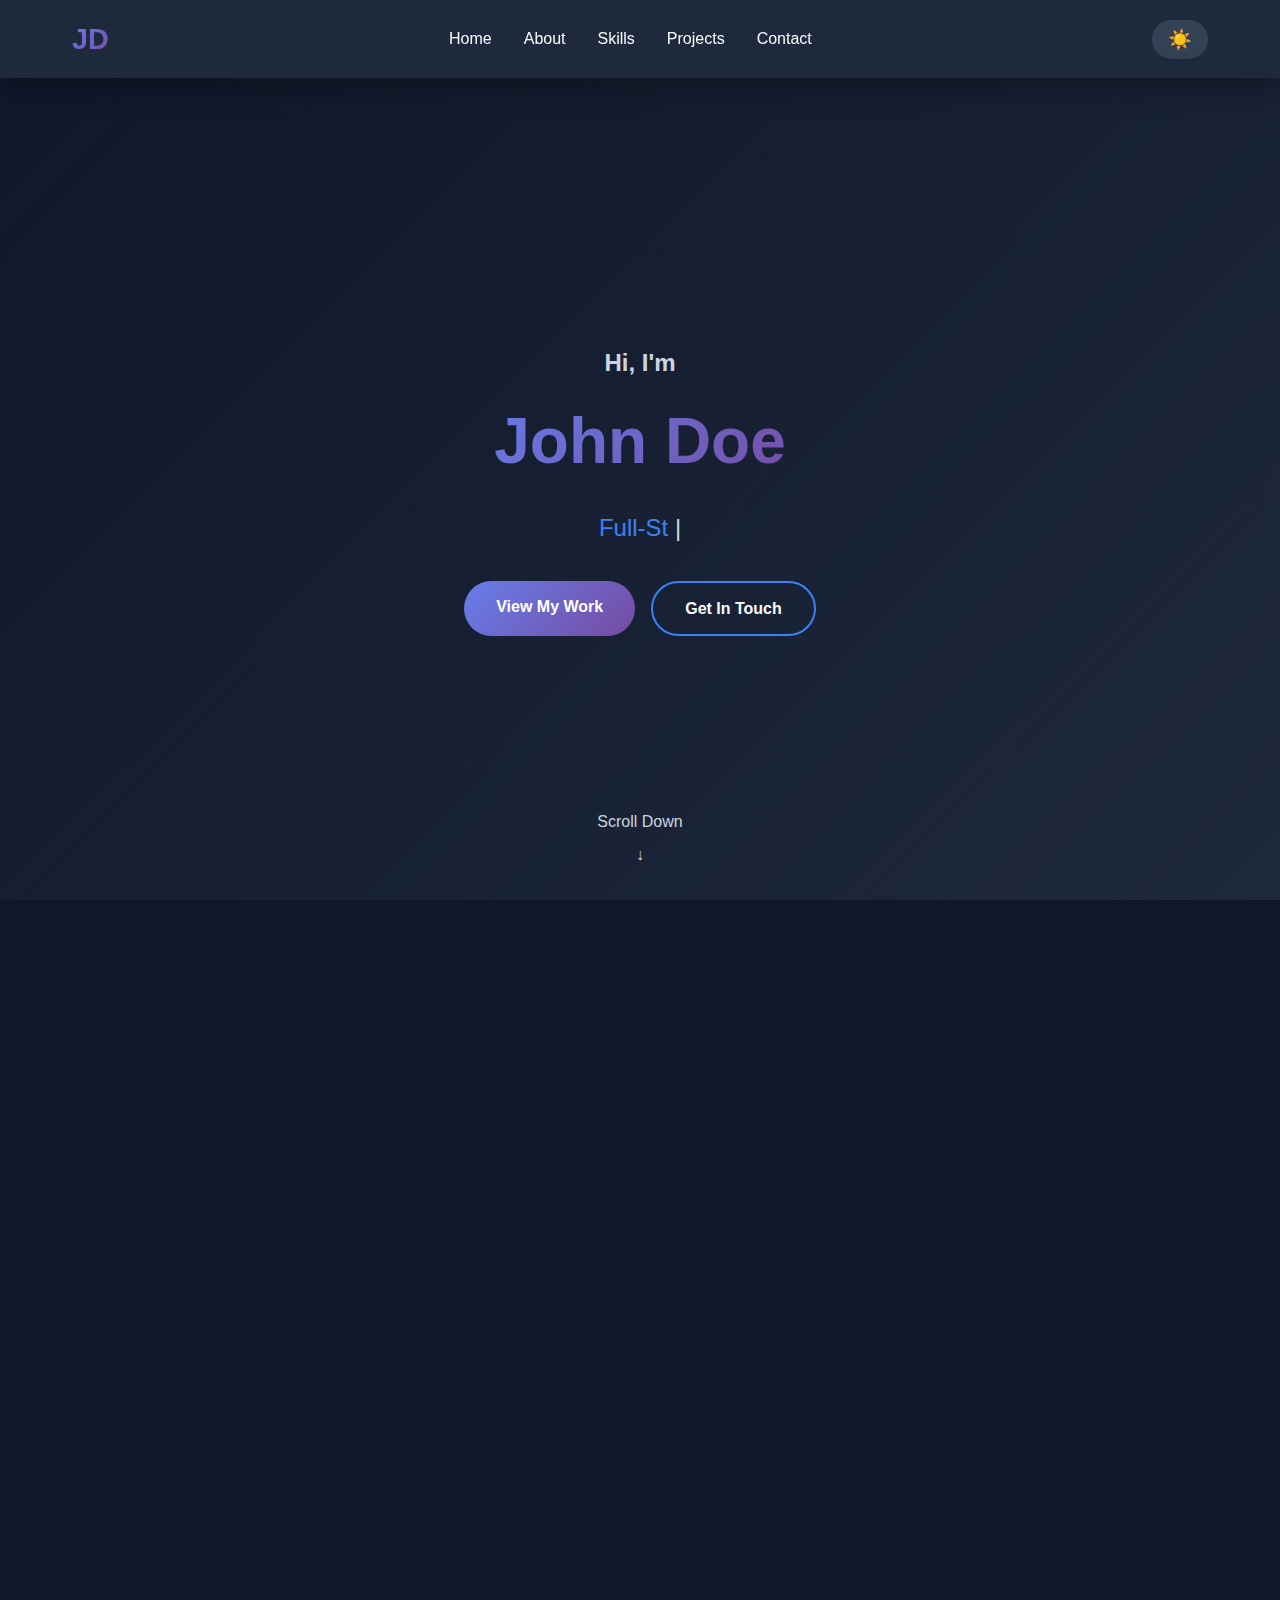
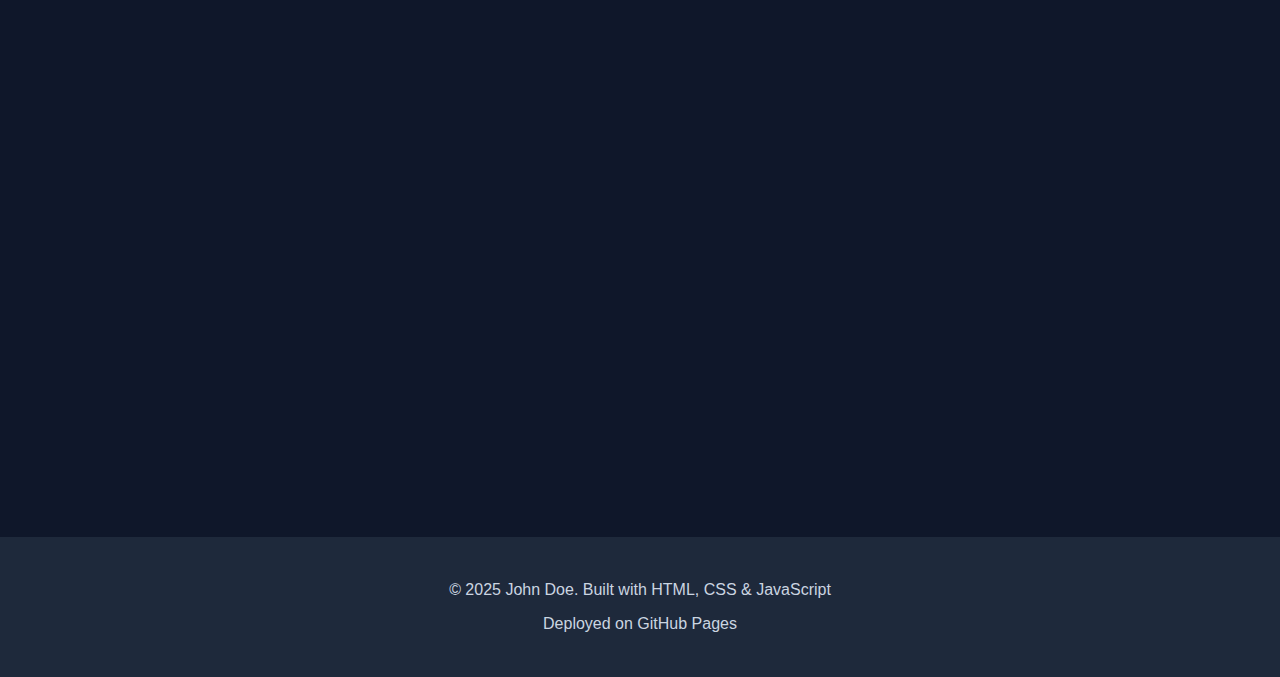
<file: site1-portfolio/index.html>
<!DOCTYPE html>
<html lang="en">
<head>
    <meta charset="UTF-8">
    <meta name="viewport" content="width=device-width, initial-scale=1.0">
    <title>John Doe - Portfolio</title>
    <link rel="stylesheet" href="styles.css">
</head>
<body>
    <nav class="navbar">
        <div class="nav-container">
            <h1 class="logo">JD</h1>
            <ul class="nav-menu">
                <li><a href="#home">Home</a></li>
                <li><a href="#about">About</a></li>
                <li><a href="#skills">Skills</a></li>
                <li><a href="#projects">Projects</a></li>
                <li><a href="#contact">Contact</a></li>
            </ul>
            <button class="theme-toggle" id="themeToggle">
                <span class="sun">☀️</span>
                <span class="moon">🌙</span>
            </button>
        </div>
    </nav>

    <section id="home" class="hero">
        <div class="hero-content">
            <h2 class="greeting">Hi, I'm</h2>
            <h1 class="name">John Doe</h1>
            <p class="tagline">
                <span class="typing-text"></span>
                <span class="cursor">|</span>
            </p>
            <div class="cta-buttons">
                <a href="#projects" class="btn btn-primary">View My Work</a>
                <a href="#contact" class="btn btn-secondary">Get In Touch</a>
            </div>
        </div>
        <div class="scroll-indicator">
            <span>Scroll Down</span>
            <div class="arrow">↓</div>
        </div>
    </section>

    <section id="about" class="about">
        <div class="container">
            <h2 class="section-title">About Me</h2>
            <div class="about-content">
                <div class="about-image">
                    <div class="image-placeholder">
                        <span>👨‍💻</span>
                    </div>
                </div>
                <div class="about-text">
                    <p>I'm a passionate web developer with a love for creating beautiful, functional, and user-friendly websites. With expertise in front-end technologies, I transform ideas into digital experiences.</p>
                    <p>When I'm not coding, you can find me exploring new technologies, contributing to open-source projects, or enjoying a good cup of coffee.</p>
                    <div class="stats">
                        <div class="stat">
                            <h3>3+</h3>
                            <p>Years Experience</p>
                        </div>
                        <div class="stat">
                            <h3>50+</h3>
                            <p>Projects Completed</p>
                        </div>
                        <div class="stat">
                            <h3>30+</h3>
                            <p>Happy Clients</p>
                        </div>
                    </div>
                </div>
            </div>
        </div>
    </section>

    <section id="skills" class="skills">
        <div class="container">
            <h2 class="section-title">Skills & Technologies</h2>
            <div class="skills-grid">
                <div class="skill-card">
                    <div class="skill-icon">🌐</div>
                    <h3>HTML & CSS</h3>
                    <div class="skill-bar">
                        <div class="skill-progress" data-progress="90"></div>
                    </div>
                    <span class="skill-percentage">90%</span>
                </div>
                <div class="skill-card">
                    <div class="skill-icon">⚡</div>
                    <h3>JavaScript</h3>
                    <div class="skill-bar">
                        <div class="skill-progress" data-progress="85"></div>
                    </div>
                    <span class="skill-percentage">85%</span>
                </div>
                <div class="skill-card">
                    <div class="skill-icon">⚛️</div>
                    <h3>React</h3>
                    <div class="skill-bar">
                        <div class="skill-progress" data-progress="80"></div>
                    </div>
                    <span class="skill-percentage">80%</span>
                </div>
                <div class="skill-card">
                    <div class="skill-icon">🎨</div>
                    <h3>UI/UX Design</h3>
                    <div class="skill-bar">
                        <div class="skill-progress" data-progress="75"></div>
                    </div>
                    <span class="skill-percentage">75%</span>
                </div>
                <div class="skill-card">
                    <div class="skill-icon">🔧</div>
                    <h3>Git & GitHub</h3>
                    <div class="skill-bar">
                        <div class="skill-progress" data-progress="88"></div>
                    </div>
                    <span class="skill-percentage">88%</span>
                </div>
                <div class="skill-card">
                    <div class="skill-icon">📱</div>
                    <h3>Responsive Design</h3>
                    <div class="skill-bar">
                        <div class="skill-progress" data-progress="92"></div>
                    </div>
                    <span class="skill-percentage">92%</span>
                </div>
            </div>
        </div>
    </section>

    <section id="projects" class="projects">
        <div class="container">
            <h2 class="section-title">Featured Projects</h2>
            <div class="projects-grid">
                <div class="project-card">
                    <div class="project-image">
                        <div class="image-placeholder">🌦️</div>
                    </div>
                    <div class="project-info">
                        <h3>Weather Dashboard</h3>
                        <p>Interactive weather app with real-time data and beautiful animations</p>
                        <div class="project-tags">
                            <span>JavaScript</span>
                            <span>API</span>
                            <span>CSS3</span>
                        </div>
                        <div class="project-links">
                            <a href="#" class="project-link">Live Demo →</a>
                            <a href="#" class="project-link">GitHub →</a>
                        </div>
                    </div>
                </div>
                <div class="project-card">
                    <div class="project-image">
                        <div class="image-placeholder">🍽️</div>
                    </div>
                    <div class="project-info">
                        <h3>Recipe Collection</h3>
                        <p>Curated collection of vegan recipes with stunning visuals</p>
                        <div class="project-tags">
                            <span>HTML5</span>
                            <span>Flexbox</span>
                            <span>Animation</span>
                        </div>
                        <div class="project-links">
                            <a href="#" class="project-link">Live Demo →</a>
                            <a href="#" class="project-link">GitHub →</a>
                        </div>
                    </div>
                </div>
                <div class="project-card">
                    <div class="project-image">
                        <div class="image-placeholder">🎮</div>
                    </div>
                    <div class="project-info">
                        <h3>Click Game</h3>
                        <p>Fun mini-game with timer, score tracking, and sound effects</p>
                        <div class="project-tags">
                            <span>JavaScript</span>
                            <span>Web Audio</span>
                            <span>LocalStorage</span>
                        </div>
                        <div class="project-links">
                            <a href="#" class="project-link">Live Demo →</a>
                            <a href="#" class="project-link">GitHub →</a>
                        </div>
                    </div>
                </div>
            </div>
        </div>
    </section>

    <section id="contact" class="contact">
        <div class="container">
            <h2 class="section-title">Get In Touch</h2>
            <p class="contact-subtitle">Have a project in mind? Let's work together!</p>
            <form class="contact-form" id="contactForm">
                <div class="form-row">
                    <div class="form-group">
                        <input type="text" id="name" placeholder="Your Name" required>
                    </div>
                    <div class="form-group">
                        <input type="email" id="email" placeholder="Your Email" required>
                    </div>
                </div>
                <div class="form-group">
                    <input type="text" id="subject" placeholder="Subject" required>
                </div>
                <div class="form-group">
                    <textarea id="message" rows="6" placeholder="Your Message" required></textarea>
                </div>
                <button type="submit" class="btn btn-primary">Send Message</button>
            </form>
            <div class="social-links">
                <a href="#" class="social-link">GitHub</a>
                <a href="#" class="social-link">LinkedIn</a>
                <a href="#" class="social-link">Twitter</a>
                <a href="#" class="social-link">Email</a>
            </div>
        </div>
    </section>

    <footer class="footer">
        <p>&copy; 2025 John Doe. Built with HTML, CSS & JavaScript</p>
        <p>Deployed on GitHub Pages</p>
    </footer>

    <script src="script.js"></script>
</body>
</html>
</file>
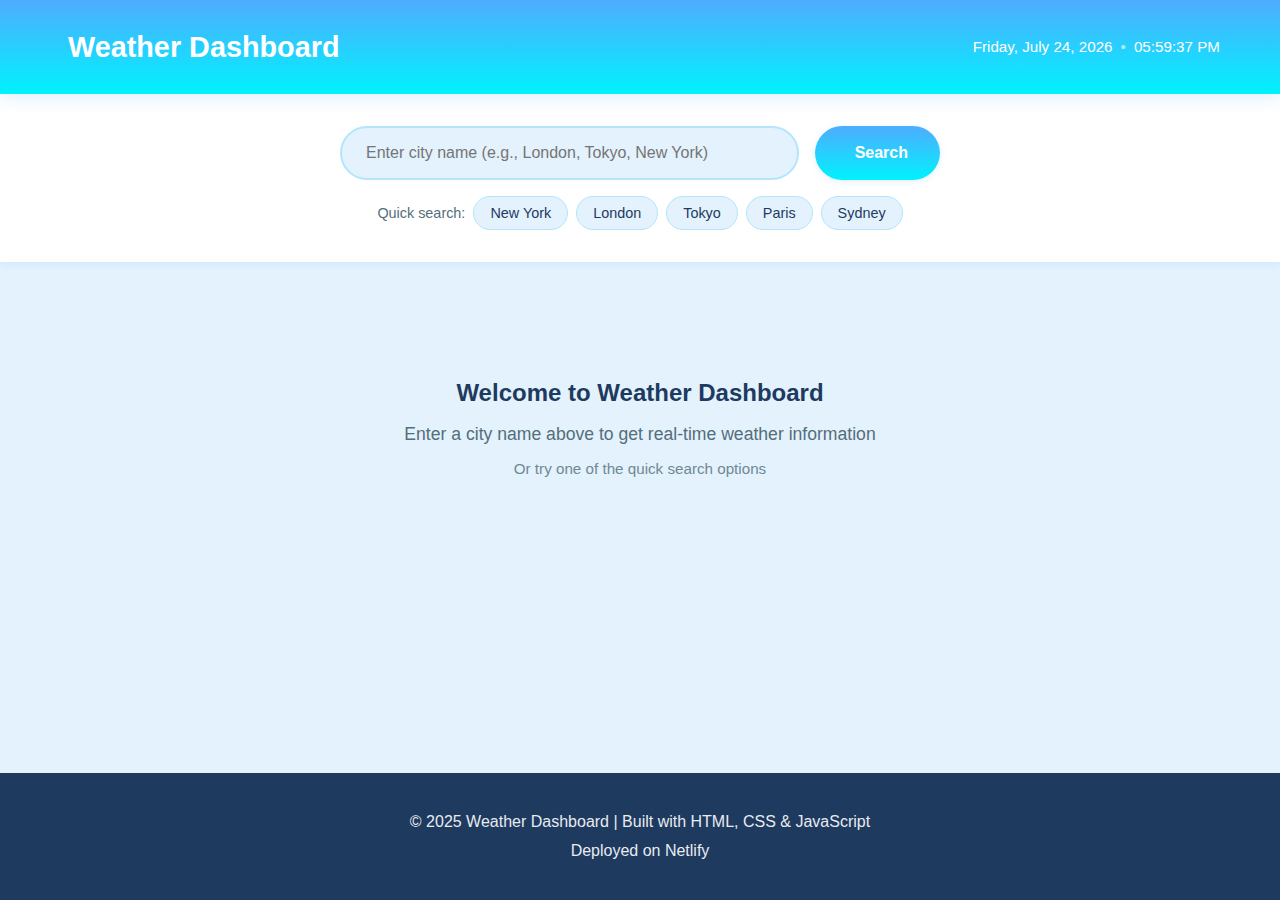
<file: site2-weather/index.html>
<!DOCTYPE html>
<html lang="en">
<head>
    <meta charset="UTF-8">
    <meta name="viewport" content="width=device-width, initial-scale=1.0">
    <title>Weather Dashboard - Real-time Weather Info</title>
    <link rel="stylesheet" href="styles.css">
</head>
<body>
    
    <header class="header">
        <div class="container">
            <h1 class="logo">
                <span class="weather-icon"></span>
                Weather Dashboard
            </h1>
            <div class="header-info">
                <span id="currentDate"></span>
                <span class="separator">•</span>
                <span id="currentTime"></span>
            </div>
        </div>
    </header>

    <!-- Search Section -->
    <section class="search-section">
        <div class="container">
            <div class="search-container">
                <input
                    type="text"
                    id="cityInput"
                    class="search-input"
                    placeholder="Enter city name (e.g., London, Tokyo, New York)"
                    autocomplete="off"
                >
                <button id="searchBtn" class="search-btn">
                    <span class="search-icon"></span>
                    Search
                </button>
            </div>
            <div class="quick-cities">
                <span class="quick-label">Quick search:</span>
                <button class="city-chip" data-city="New York">New York</button>
                <button class="city-chip" data-city="London">London</button>
                <button class="city-chip" data-city="Tokyo">Tokyo</button>
                <button class="city-chip" data-city="Paris">Paris</button>
                <button class="city-chip" data-city="Sydney">Sydney</button>
            </div>
        </div>
    </section>

    <!-- Main Weather Display -->
    <main class="main-content">
        <div class="container">
            
            <div id="loading" class="loading hidden">
                <div class="spinner"></div>
                <p>Fetching weather data...</p>
            </div>

            <!-- Error Message -->
            <div id="errorMessage" class="error-message hidden">
                <span class="error-icon">️</span>
                <p id="errorText">City not found. Please try again.</p>
            </div>

            <!-- Weather Content -->
            <div id="weatherContent" class="weather-content hidden">
                
                <div class="current-weather">
                    <div class="location-info">
                        <h2 id="cityName">New York</h2>
                        <p id="country">United States</p>
                    </div>

                    <div class="weather-main">
                        <div class="temp-display">
                            <span id="temperature" class="temperature">72</span>
                            <span class="temp-unit">°F</span>
                            <button id="unitToggle" class="unit-toggle">Switch to °C</button>
                        </div>
                        <div class="weather-icon-large" id="weatherIconLarge">️</div>
                    </div>

                    <div class="weather-description">
                        <h3 id="weatherCondition">Clear Sky</h3>
                        <p id="weatherDetail">Perfect day for outdoor activities!</p>
                    </div>

                    <div class="weather-stats">
                        <div class="stat-item">
                            <span class="stat-icon"></span>
                            <div class="stat-info">
                                <span class="stat-label">Wind Speed</span>
                                <span class="stat-value" id="windSpeed">12 mph</span>
                            </div>
                        </div>
                        <div class="stat-item">
                            <span class="stat-icon"></span>
                            <div class="stat-info">
                                <span class="stat-label">Humidity</span>
                                <span class="stat-value" id="humidity">65%</span>
                            </div>
                        </div>
                        <div class="stat-item">
                            <span class="stat-icon">️</span>
                            <div class="stat-info">
                                <span class="stat-label">Feels Like</span>
                                <span class="stat-value" id="feelsLike">70°F</span>
                            </div>
                        </div>
                        <div class="stat-item">
                            <span class="stat-icon">️</span>
                            <div class="stat-info">
                                <span class="stat-label">Visibility</span>
                                <span class="stat-value" id="visibility">10 km</span>
                            </div>
                        </div>
                    </div>
                </div>

                <!-- 5-Day Forecast -->
                <div class="forecast-section">
                    <h2 class="forecast-title">5-Day Forecast</h2>
                    <div class="forecast-grid" id="forecastGrid">
                        
                    </div>
                </div>

                <!-- Additional Info -->
                <div class="additional-info">
                    <div class="info-card">
                        <h3> Sunrise</h3>
                        <p id="sunrise" class="info-value">6:30 AM</p>
                    </div>
                    <div class="info-card">
                        <h3> Sunset</h3>
                        <p id="sunset" class="info-value">7:45 PM</p>
                    </div>
                    <div class="info-card">
                        <h3> Pressure</h3>
                        <p id="pressure" class="info-value">1013 hPa</p>
                    </div>
                    <div class="info-card">
                        <h3>️ Cloud Cover</h3>
                        <p id="clouds" class="info-value">20%</p>
                    </div>
                </div>
            </div>

            <!-- Welcome Message (shown initially) -->
            <div id="welcomeMessage" class="welcome-message">
                <div class="welcome-icon"></div>
                <h2>Welcome to Weather Dashboard</h2>
                <p>Enter a city name above to get real-time weather information</p>
                <p class="welcome-hint">Or try one of the quick search options</p>
            </div>
        </div>
    </main>

    <!-- Footer -->
    <footer class="footer">
        <p>&copy; 2025 Weather Dashboard | Built with HTML, CSS & JavaScript</p>
        <p>Deployed on Netlify</p>
    </footer>

    <script src="script.js"></script>
</body>
</html>
</file>
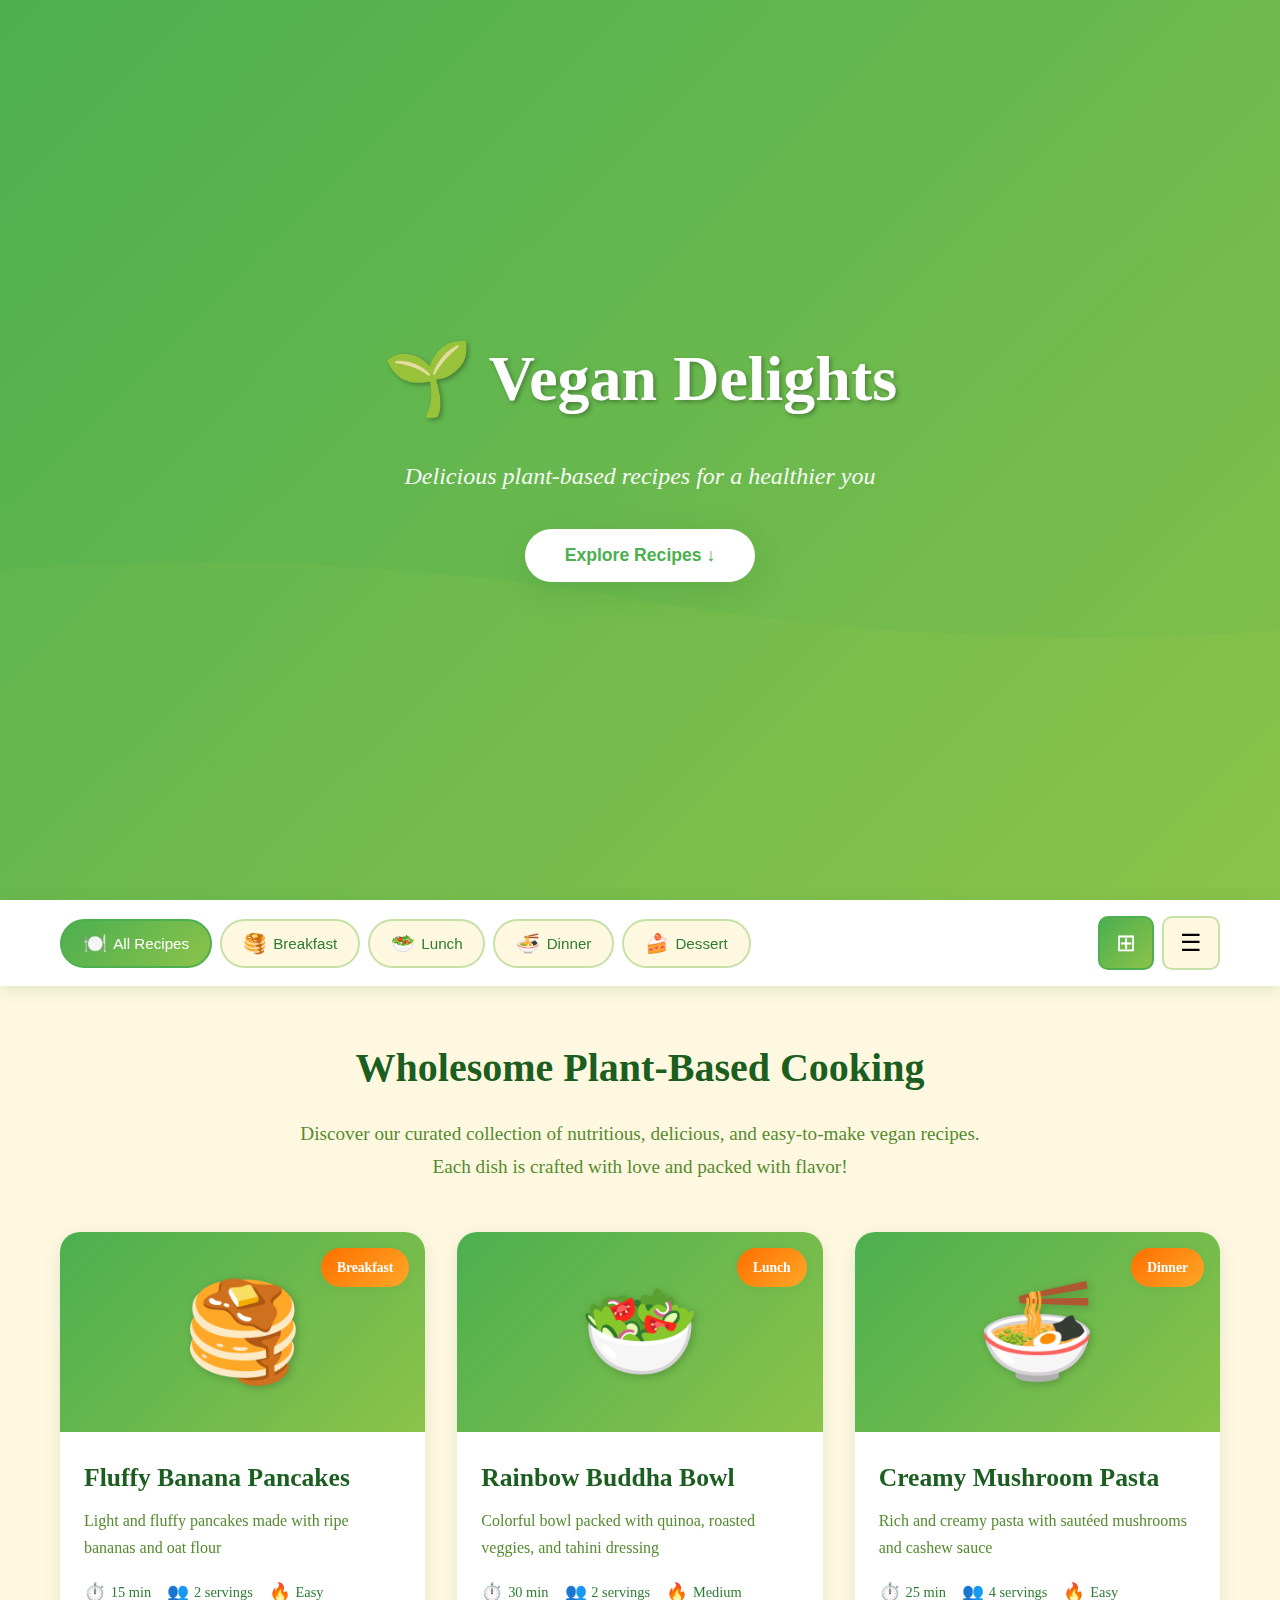
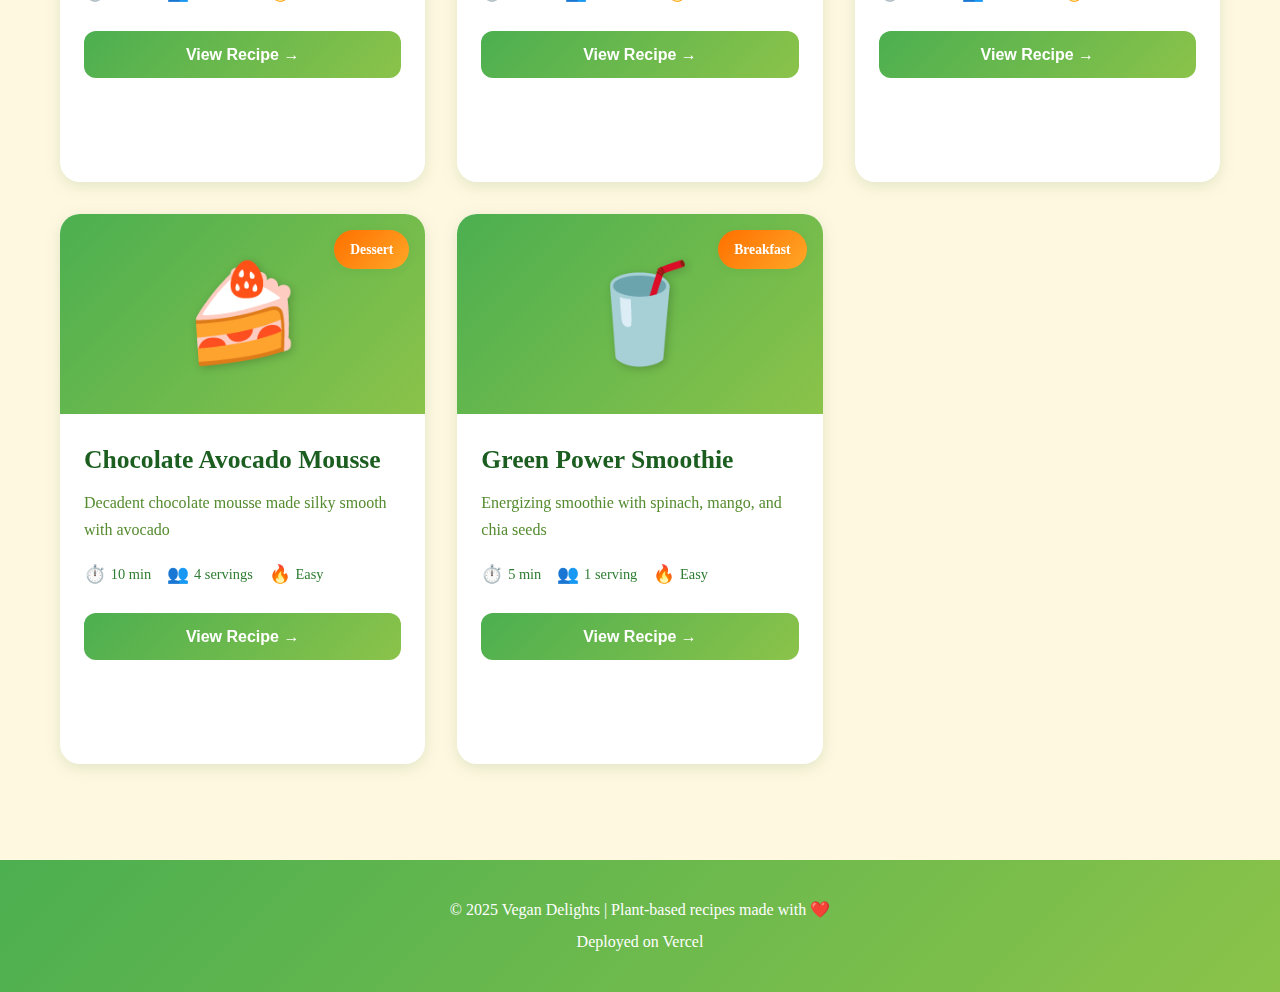
<file: site3-recipes/index.html>
<!DOCTYPE html>
<html lang="en">
<head>
    <meta charset="UTF-8">
    <meta name="viewport" content="width=device-width, initial-scale=1.0">
    <title>Vegan Delights - Plant-Based Recipe Collection</title>
    <link rel="stylesheet" href="styles.css">
</head>
<body>
    <!-- Hero Header -->
    <header class="hero">
        <div class="hero-overlay"></div>
        <div class="hero-content">
            <h1 class="hero-title">
                <span class="leaf-icon">🌱</span>
                Vegan Delights
            </h1>
            <p class="hero-subtitle">Delicious plant-based recipes for a healthier you</p>
            <button class="scroll-down" id="scrollDown">
                Explore Recipes ↓
            </button>
        </div>
    </header>

    <!-- Filter Bar -->
    <nav class="filter-bar">
        <div class="container">
            <div class="filter-group">
                <button class="filter-btn active" data-filter="all">
                    <span class="filter-icon">🍽️</span>
                    All Recipes
                </button>
                <button class="filter-btn" data-filter="breakfast">
                    <span class="filter-icon">🥞</span>
                    Breakfast
                </button>
                <button class="filter-btn" data-filter="lunch">
                    <span class="filter-icon">🥗</span>
                    Lunch
                </button>
                <button class="filter-btn" data-filter="dinner">
                    <span class="filter-icon">🍜</span>
                    Dinner
                </button>
                <button class="filter-btn" data-filter="dessert">
                    <span class="filter-icon">🍰</span>
                    Dessert
                </button>
            </div>
            <div class="view-toggle">
                <button class="view-btn active" data-view="grid" title="Grid View">
                    <span>⊞</span>
                </button>
                <button class="view-btn" data-view="list" title="List View">
                    <span>☰</span>
                </button>
            </div>
        </div>
    </nav>

    <!-- Main Content -->
    <main class="main-content">
        <div class="container">
            <section class="intro-section">
                <h2>Wholesome Plant-Based Cooking</h2>
                <p>Discover our curated collection of nutritious, delicious, and easy-to-make vegan recipes. Each dish is crafted with love and packed with flavor!</p>
            </section>

            <!-- Recipe Grid -->
            <div class="recipes-grid" id="recipesGrid">
                <!-- Recipe 1 -->
                <article class="recipe-card" data-category="breakfast">
                    <div class="card-inner">
                        <div class="card-front">
                            <div class="recipe-image">
                                <div class="image-placeholder">🥞</div>
                                <div class="recipe-badge">Breakfast</div>
                            </div>
                            <div class="recipe-content">
                                <h3 class="recipe-title">Fluffy Banana Pancakes</h3>
                                <p class="recipe-description">Light and fluffy pancakes made with ripe bananas and oat flour</p>
                                <div class="recipe-meta">
                                    <span class="meta-item">
                                        <span class="meta-icon">⏱️</span>
                                        15 min
                                    </span>
                                    <span class="meta-item">
                                        <span class="meta-icon">👥</span>
                                        2 servings
                                    </span>
                                    <span class="meta-item">
                                        <span class="meta-icon">🔥</span>
                                        Easy
                                    </span>
                                </div>
                                <button class="flip-btn" data-recipe="0">View Recipe →</button>
                            </div>
                        </div>
                        <div class="card-back">
                            <div class="recipe-details">
                                <h3>Fluffy Banana Pancakes</h3>
                                <div class="ingredients">
                                    <h4>Ingredients:</h4>
                                    <ul>
                                        <li>2 ripe bananas, mashed</li>
                                        <li>1 cup oat flour</li>
                                        <li>1 cup almond milk</li>
                                        <li>1 tsp baking powder</li>
                                        <li>1 tsp vanilla extract</li>
                                        <li>Pinch of cinnamon</li>
                                    </ul>
                                </div>
                                <div class="instructions">
                                    <h4>Instructions:</h4>
                                    <ol>
                                        <li>Mix mashed bananas with milk and vanilla</li>
                                        <li>Add flour, baking powder, and cinnamon</li>
                                        <li>Heat pan and pour batter</li>
                                        <li>Cook until bubbles form, then flip</li>
                                        <li>Serve with maple syrup and berries</li>
                                    </ol>
                                </div>
                                <button class="flip-btn" data-recipe="0">← Back</button>
                            </div>
                        </div>
                    </div>
                </article>

                <!-- Recipe 2 -->
                <article class="recipe-card" data-category="lunch">
                    <div class="card-inner">
                        <div class="card-front">
                            <div class="recipe-image">
                                <div class="image-placeholder">🥗</div>
                                <div class="recipe-badge">Lunch</div>
                            </div>
                            <div class="recipe-content">
                                <h3 class="recipe-title">Rainbow Buddha Bowl</h3>
                                <p class="recipe-description">Colorful bowl packed with quinoa, roasted veggies, and tahini dressing</p>
                                <div class="recipe-meta">
                                    <span class="meta-item">
                                        <span class="meta-icon">⏱️</span>
                                        30 min
                                    </span>
                                    <span class="meta-item">
                                        <span class="meta-icon">👥</span>
                                        2 servings
                                    </span>
                                    <span class="meta-item">
                                        <span class="meta-icon">🔥</span>
                                        Medium
                                    </span>
                                </div>
                                <button class="flip-btn" data-recipe="1">View Recipe →</button>
                            </div>
                        </div>
                        <div class="card-back">
                            <div class="recipe-details">
                                <h3>Rainbow Buddha Bowl</h3>
                                <div class="ingredients">
                                    <h4>Ingredients:</h4>
                                    <ul>
                                        <li>1 cup quinoa, cooked</li>
                                        <li>1 sweet potato, cubed</li>
                                        <li>1 cup chickpeas</li>
                                        <li>2 cups kale, massaged</li>
                                        <li>1 avocado, sliced</li>
                                        <li>3 tbsp tahini dressing</li>
                                    </ul>
                                </div>
                                <div class="instructions">
                                    <h4>Instructions:</h4>
                                    <ol>
                                        <li>Roast sweet potato and chickpeas at 400°F for 25 min</li>
                                        <li>Cook quinoa according to package</li>
                                        <li>Massage kale with lemon juice</li>
                                        <li>Assemble bowl with all ingredients</li>
                                        <li>Drizzle with tahini dressing</li>
                                    </ol>
                                </div>
                                <button class="flip-btn" data-recipe="1">← Back</button>
                            </div>
                        </div>
                    </div>
                </article>

                <!-- Recipe 3 -->
                <article class="recipe-card" data-category="dinner">
                    <div class="card-inner">
                        <div class="card-front">
                            <div class="recipe-image">
                                <div class="image-placeholder">🍜</div>
                                <div class="recipe-badge">Dinner</div>
                            </div>
                            <div class="recipe-content">
                                <h3 class="recipe-title">Creamy Mushroom Pasta</h3>
                                <p class="recipe-description">Rich and creamy pasta with sautéed mushrooms and cashew sauce</p>
                                <div class="recipe-meta">
                                    <span class="meta-item">
                                        <span class="meta-icon">⏱️</span>
                                        25 min
                                    </span>
                                    <span class="meta-item">
                                        <span class="meta-icon">👥</span>
                                        4 servings
                                    </span>
                                    <span class="meta-item">
                                        <span class="meta-icon">🔥</span>
                                        Easy
                                    </span>
                                </div>
                                <button class="flip-btn" data-recipe="2">View Recipe →</button>
                            </div>
                        </div>
                        <div class="card-back">
                            <div class="recipe-details">
                                <h3>Creamy Mushroom Pasta</h3>
                                <div class="ingredients">
                                    <h4>Ingredients:</h4>
                                    <ul>
                                        <li>12 oz pasta of choice</li>
                                        <li>2 cups mushrooms, sliced</li>
                                        <li>1 cup cashews, soaked</li>
                                        <li>1 cup vegetable broth</li>
                                        <li>3 cloves garlic, minced</li>
                                        <li>2 tbsp nutritional yeast</li>
                                    </ul>
                                </div>
                                <div class="instructions">
                                    <h4>Instructions:</h4>
                                    <ol>
                                        <li>Cook pasta according to package directions</li>
                                        <li>Blend cashews with broth until creamy</li>
                                        <li>Sauté mushrooms and garlic until golden</li>
                                        <li>Add cashew cream and nutritional yeast</li>
                                        <li>Toss with pasta and serve hot</li>
                                    </ol>
                                </div>
                                <button class="flip-btn" data-recipe="2">← Back</button>
                            </div>
                        </div>
                    </div>
                </article>

                <!-- Recipe 4 -->
                <article class="recipe-card" data-category="dessert">
                    <div class="card-inner">
                        <div class="card-front">
                            <div class="recipe-image">
                                <div class="image-placeholder">🍰</div>
                                <div class="recipe-badge">Dessert</div>
                            </div>
                            <div class="recipe-content">
                                <h3 class="recipe-title">Chocolate Avocado Mousse</h3>
                                <p class="recipe-description">Decadent chocolate mousse made silky smooth with avocado</p>
                                <div class="recipe-meta">
                                    <span class="meta-item">
                                        <span class="meta-icon">⏱️</span>
                                        10 min
                                    </span>
                                    <span class="meta-item">
                                        <span class="meta-icon">👥</span>
                                        4 servings
                                    </span>
                                    <span class="meta-item">
                                        <span class="meta-icon">🔥</span>
                                        Easy
                                    </span>
                                </div>
                                <button class="flip-btn" data-recipe="3">View Recipe →</button>
                            </div>
                        </div>
                        <div class="card-back">
                            <div class="recipe-details">
                                <h3>Chocolate Avocado Mousse</h3>
                                <div class="ingredients">
                                    <h4>Ingredients:</h4>
                                    <ul>
                                        <li>2 ripe avocados</li>
                                        <li>1/3 cup cocoa powder</li>
                                        <li>1/4 cup maple syrup</li>
                                        <li>1/4 cup almond milk</li>
                                        <li>1 tsp vanilla extract</li>
                                        <li>Pinch of sea salt</li>
                                    </ul>
                                </div>
                                <div class="instructions">
                                    <h4>Instructions:</h4>
                                    <ol>
                                        <li>Blend all ingredients until smooth</li>
                                        <li>Taste and adjust sweetness if needed</li>
                                        <li>Chill in refrigerator for 30 minutes</li>
                                        <li>Serve with fresh berries</li>
                                        <li>Enjoy this guilt-free treat!</li>
                                    </ol>
                                </div>
                                <button class="flip-btn" data-recipe="3">← Back</button>
                            </div>
                        </div>
                    </div>
                </article>

                <!-- Recipe 5 -->
                <article class="recipe-card" data-category="breakfast">
                    <div class="card-inner">
                        <div class="card-front">
                            <div class="recipe-image">
                                <div class="image-placeholder">🥤</div>
                                <div class="recipe-badge">Breakfast</div>
                            </div>
                            <div class="recipe-content">
                                <h3 class="recipe-title">Green Power Smoothie</h3>
                                <p class="recipe-description">Energizing smoothie with spinach, mango, and chia seeds</p>
                                <div class="recipe-meta">
                                    <span class="meta-item">
                                        <span class="meta-icon">⏱️</span>
                                        5 min
                                    </span>
                                    <span class="meta-item">
                                        <span class="meta-icon">👥</span>
                                        1 serving
                                    </span>
                                    <span class="meta-item">
                                        <span class="meta-icon">🔥</span>
                                        Easy
                                    </span>
                                </div>
                                <button class="flip-btn" data-recipe="4">View Recipe →</button>
                            </div>
                        </div>
                        <div class="card-back">
                            <div class="recipe-details">
                                <h3>Green Power Smoothie</h3>
                                <div class="ingredients">
                                    <h4>Ingredients:</h4>
                                    <ul>
                                        <li>2 cups fresh spinach</li>
                                        <li>1 cup frozen mango</li>
                                        <li>1 banana</li>
                                        <li>1 cup coconut water</li>
                                        <li>1 tbsp chia seeds</li>
                                        <li>1 tsp spirulina (optional)</li>
                                    </ul>
                                </div>
                                <div class="instructions">
                                    <h4>Instructions:</h4>
                                    <ol>
                                        <li>Add all ingredients to blender</li>
                                        <li>Blend on high until smooth</li>
                                        <li>Add more liquid if too thick</li>
                                        <li>Pour into glass</li>
                                        <li>Enjoy immediately for best taste!</li>
                                    </ol>
                                </div>
                                <button class="flip-btn" data-recipe="4">← Back</button>
                            </div>
                        </div>
                    </div>
                </article>
            </div>

            <!-- No Results Message -->
            <div class="no-results hidden" id="noResults">
                <span class="no-results-icon">🔍</span>
                <h3>No recipes found</h3>
                <p>Try selecting a different category</p>
            </div>
        </div>
    </main>

    <!-- Footer -->
    <footer class="footer">
        <div class="container">
            <p>&copy; 2025 Vegan Delights | Plant-based recipes made with ❤️</p>
            <p>Deployed on Vercel</p>
        </div>
    </footer>

    <script src="script.js"></script>
</body>
</html>
</file>
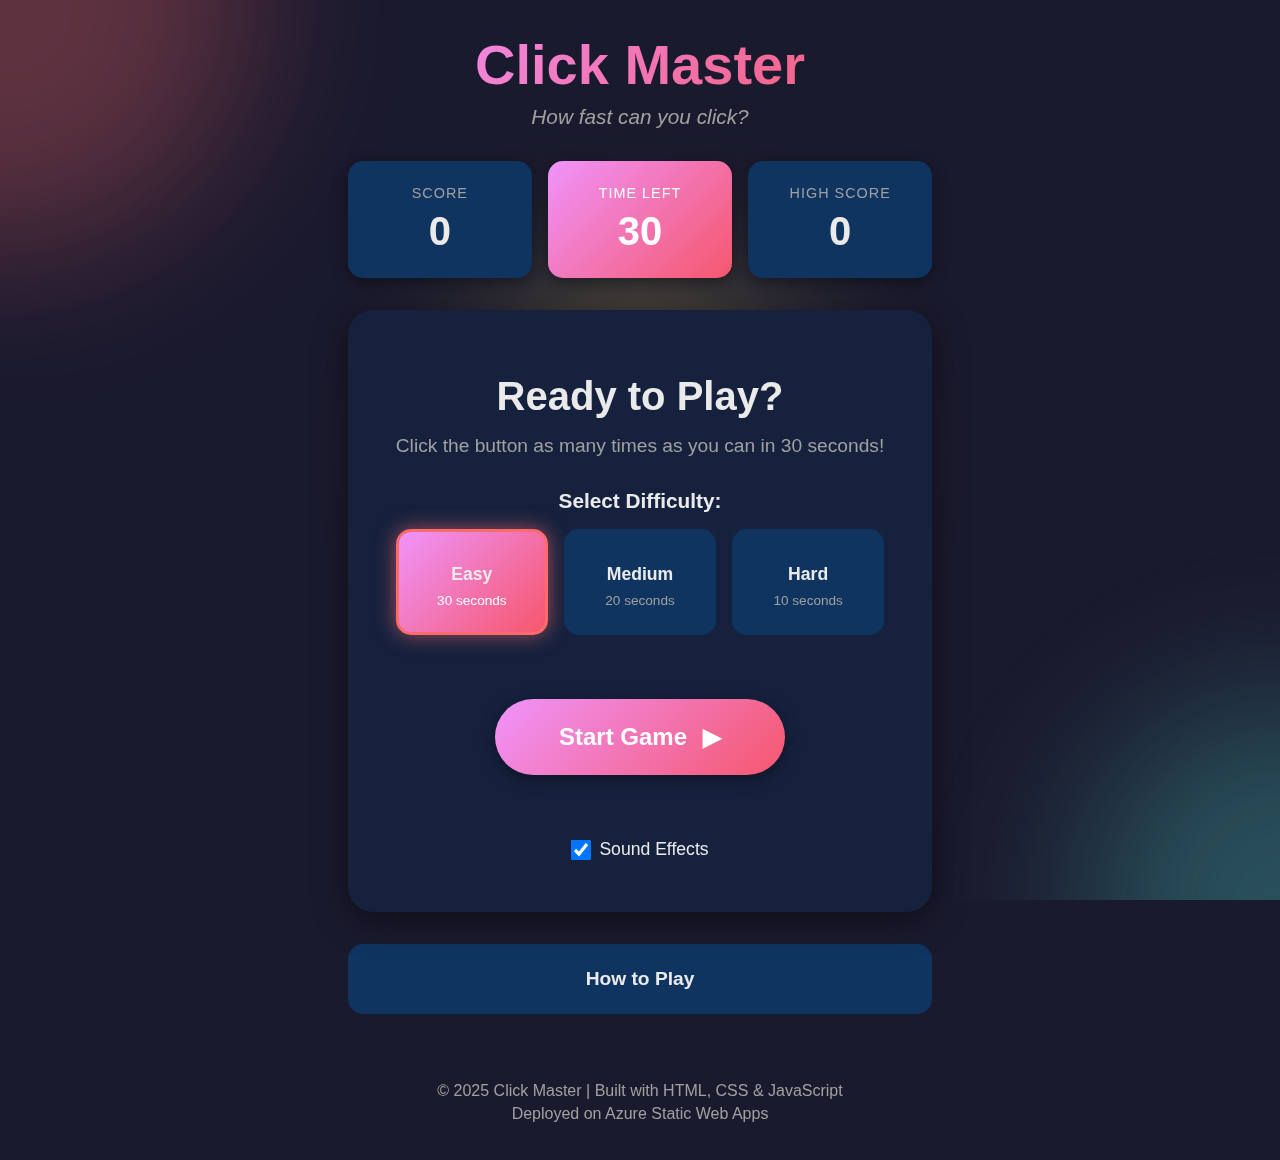
<file: site4-game/index.html>
<!DOCTYPE html>
<html lang="en">
<head>
    <meta charset="UTF-8">
    <meta name="viewport" content="width=device-width, initial-scale=1.0">
    <title>Click Master - Test Your Speed!</title>
    <link rel="stylesheet" href="styles.css">
</head>
<body>
    
    <div class="background-animation">
        <div class="circle circle-1"></div>
        <div class="circle circle-2"></div>
        <div class="circle circle-3"></div>
    </div>

    <!-- Particles Container -->
    <div class="particles" id="particles"></div>

    <!-- Main Container -->
    <div class="container">
        
        <header class="game-header">
            <h1 class="game-title">
                <span class="title-icon"></span>
                Click Master
                <span class="title-icon"></span>
            </h1>
            <p class="game-subtitle">How fast can you click?</p>
        </header>

        <!-- Game Stats Bar -->
        <div class="stats-bar" id="statsBar">
            <div class="stat-item">
                <span class="stat-label">Score</span>
                <span class="stat-value" id="scoreDisplay">0</span>
            </div>
            <div class="stat-item timer-stat">
                <span class="stat-label">Time Left</span>
                <span class="stat-value" id="timerDisplay">30</span>
            </div>
            <div class="stat-item">
                <span class="stat-label">High Score</span>
                <span class="stat-value" id="highScoreDisplay">0</span>
            </div>
        </div>

        <!-- Game Area -->
        <div class="game-area" id="gameArea">
            
            <div class="screen start-screen" id="startScreen">
                <div class="screen-content">
                    <div class="start-icon"></div>
                    <h2>Ready to Play?</h2>
                    <p>Click the button as many times as you can in 30 seconds!</p>

                    <div class="difficulty-selector">
                        <h3>Select Difficulty:</h3>
                        <div class="difficulty-buttons">
                            <button class="difficulty-btn active" data-difficulty="easy">
                                <span class="diff-icon"></span>
                                <span>Easy</span>
                                <small>30 seconds</small>
                            </button>
                            <button class="difficulty-btn" data-difficulty="medium">
                                <span class="diff-icon"></span>
                                <span>Medium</span>
                                <small>20 seconds</small>
                            </button>
                            <button class="difficulty-btn" data-difficulty="hard">
                                <span class="diff-icon"></span>
                                <span>Hard</span>
                                <small>10 seconds</small>
                            </button>
                        </div>
                    </div>

                    <button class="start-btn" id="startBtn">
                        <span class="btn-text">Start Game</span>
                        <span class="btn-icon">▶</span>
                    </button>

                    <div class="sound-toggle">
                        <label>
                            <input type="checkbox" id="soundToggle" checked>
                            <span> Sound Effects</span>
                        </label>
                    </div>
                </div>
            </div>

            <!-- Playing Screen -->
            <div class="screen playing-screen hidden" id="playingScreen">
                <div class="click-counter-display">
                    <div class="counter-animation" id="clickAnimation">+1</div>
                </div>

                <button class="click-button" id="clickButton">
                    <span class="button-text">CLICK ME!</span>
                    <span class="button-emoji"></span>
                    <div class="button-ripple"></div>
                </button>

                <div class="combo-display" id="comboDisplay">
                    <span class="combo-text">COMBO</span>
                    <span class="combo-count" id="comboCount">0</span>
                    <div class="combo-bar">
                        <div class="combo-progress" id="comboProgress"></div>
                    </div>
                </div>
            </div>

            <!-- Game Over Screen -->
            <div class="screen gameover-screen hidden" id="gameoverScreen">
                <div class="screen-content">
                    <div class="gameover-icon"></div>
                    <h2 id="resultTitle">Awesome!</h2>
                    <div class="final-score">
                        <span class="score-label">Your Score</span>
                        <span class="score-number" id="finalScore">0</span>
                    </div>

                    <div class="stats-summary">
                        <div class="summary-item">
                            <span class="summary-icon"></span>
                            <span class="summary-label">Clicks/Second</span>
                            <span class="summary-value" id="cpsDisplay">0</span>
                        </div>
                        <div class="summary-item">
                            <span class="summary-icon"></span>
                            <span class="summary-label">Max Combo</span>
                            <span class="summary-value" id="maxComboDisplay">0</span>
                        </div>
                    </div>

                    <div class="new-record hidden" id="newRecord">
                        <span class="record-icon"></span>
                        <span class="record-text">NEW HIGH SCORE!</span>
                    </div>

                    <div class="action-buttons">
                        <button class="action-btn primary-btn" id="playAgainBtn">
                            <span>Play Again</span>
                            <span></span>
                        </button>
                        <button class="action-btn secondary-btn" id="viewLeaderboardBtn">
                            <span>Leaderboard</span>
                            <span></span>
                        </button>
                    </div>
                </div>
            </div>

            <!-- Leaderboard Screen -->
            <div class="screen leaderboard-screen hidden" id="leaderboardScreen">
                <div class="screen-content">
                    <h2> Leaderboard</h2>
                    <div class="leaderboard-container">
                        <table class="leaderboard-table">
                            <thead>
                                <tr>
                                    <th>Rank</th>
                                    <th>Score</th>
                                    <th>Difficulty</th>
                                    <th>Date</th>
                                </tr>
                            </thead>
                            <tbody id="leaderboardBody">
                                
                            </tbody>
                        </table>
                        <div class="no-scores hidden" id="noScores">
                            <p>No scores yet. Play to set a record!</p>
                        </div>
                    </div>
                    <button class="action-btn primary-btn" id="backToMenuBtn">
                        <span>← Back to Menu</span>
                    </button>
                </div>
            </div>
        </div>

        <!-- Instructions -->
        <div class="instructions">
            <details>
                <summary> How to Play</summary>
                <ul>
                    <li> Click the button as fast as you can</li>
                    <li>⏱️ Beat the clock before time runs out</li>
                    <li> Build combos for bonus points</li>
                    <li> Compete for the highest score</li>
                    <li> Choose difficulty: Easy (30s), Medium (20s), Hard (10s)</li>
                </ul>
            </details>
        </div>
    </div>

    <!-- Footer -->
    <footer class="game-footer">
        <p>&copy; 2025 Click Master | Built with HTML, CSS & JavaScript</p>
        <p>Deployed on Azure Static Web Apps</p>
    </footer>

    <script src="script.js"></script>
</body>
</html>
</file>
<file: site1-portfolio/styles.css>
/* ==================== CSS VARIABLES ==================== */
:root {
    --bg-primary: #0f172a;
    --bg-secondary: #1e293b;
    --bg-card: #334155;
    --text-primary: #f8fafc;
    --text-secondary: #cbd5e1;
    --accent: #3b82f6;
    --accent-hover: #2563eb;
    --gradient: linear-gradient(135deg, #667eea 0%, #764ba2 100%);
    --shadow: 0 10px 30px rgba(0, 0, 0, 0.3);
    --transition: all 0.3s ease;
}

[data-theme="light"] {
    --bg-primary: #f8fafc;
    --bg-secondary: #e2e8f0;
    --bg-card: #ffffff;
    --text-primary: #0f172a;
    --text-secondary: #475569;
    --shadow: 0 10px 30px rgba(0, 0, 0, 0.1);
}

/* ==================== RESET & BASE ==================== */
* {
    margin: 0;
    padding: 0;
    box-sizing: border-box;
}

html {
    scroll-behavior: smooth;
}

body {
    font-family: 'Segoe UI', Tahoma, Geneva, Verdana, sans-serif;
    background-color: var(--bg-primary);
    color: var(--text-primary);
    line-height: 1.6;
    transition: var(--transition);
}

.container {
    max-width: 1200px;
    margin: 0 auto;
    padding: 0 20px;
}

/* ==================== NAVIGATION ==================== */
.navbar {
    position: fixed;
    top: 0;
    width: 100%;
    background: var(--bg-secondary);
    backdrop-filter: blur(10px);
    z-index: 1000;
    box-shadow: var(--shadow);
}

.nav-container {
    max-width: 1200px;
    margin: 0 auto;
    padding: 1rem 2rem;
    display: flex;
    justify-content: space-between;
    align-items: center;
}

.logo {
    font-size: 1.8rem;
    font-weight: bold;
    background: var(--gradient);
    -webkit-background-clip: text;
    -webkit-text-fill-color: transparent;
    background-clip: text;
}

.nav-menu {
    display: flex;
    list-style: none;
    gap: 2rem;
}

.nav-menu a {
    color: var(--text-primary);
    text-decoration: none;
    font-weight: 500;
    transition: var(--transition);
    position: relative;
}

.nav-menu a::after {
    content: '';
    position: absolute;
    bottom: -5px;
    left: 0;
    width: 0;
    height: 2px;
    background: var(--accent);
    transition: width 0.3s ease;
}

.nav-menu a:hover::after {
    width: 100%;
}

.theme-toggle {
    background: var(--bg-card);
    border: none;
    padding: 0.5rem 1rem;
    border-radius: 50px;
    cursor: pointer;
    font-size: 1.2rem;
    transition: var(--transition);
}

.theme-toggle:hover {
    transform: scale(1.1);
}

[data-theme="light"] .sun {
    display: none;
}

[data-theme="dark"] .moon,
.moon {
    display: none;
}

[data-theme="dark"] .sun,
.sun {
    display: inline;
}

/* ==================== HERO SECTION ==================== */
.hero {
    min-height: 100vh;
    display: flex;
    flex-direction: column;
    justify-content: center;
    align-items: center;
    text-align: center;
    padding: 2rem;
    position: relative;
    background: linear-gradient(135deg, var(--bg-primary) 0%, var(--bg-secondary) 100%);
}

.hero-content {
    margin-top: 80px;
}

.greeting {
    font-size: 1.5rem;
    color: var(--text-secondary);
    margin-bottom: 0.5rem;
}

.name {
    font-size: 4rem;
    font-weight: bold;
    background: var(--gradient);
    -webkit-background-clip: text;
    -webkit-text-fill-color: transparent;
    background-clip: text;
    margin-bottom: 1rem;
    animation: fadeInUp 0.8s ease;
}

.tagline {
    font-size: 1.5rem;
    color: var(--text-secondary);
    min-height: 2.5rem;
}

.typing-text {
    color: var(--accent);
    font-weight: 500;
}

.cursor {
    animation: blink 1s infinite;
}

@keyframes blink {
    0%, 50% { opacity: 1; }
    51%, 100% { opacity: 0; }
}

@keyframes fadeInUp {
    from {
        opacity: 0;
        transform: translateY(30px);
    }
    to {
        opacity: 1;
        transform: translateY(0);
    }
}

.cta-buttons {
    margin-top: 2rem;
    display: flex;
    gap: 1rem;
    justify-content: center;
    flex-wrap: wrap;
}

.btn {
    padding: 0.8rem 2rem;
    border-radius: 50px;
    text-decoration: none;
    font-weight: 600;
    transition: var(--transition);
    display: inline-block;
}

.btn-primary {
    background: var(--gradient);
    color: white;
}

.btn-primary:hover {
    transform: translateY(-3px);
    box-shadow: 0 10px 25px rgba(59, 130, 246, 0.4);
}

.btn-secondary {
    background: transparent;
    color: var(--text-primary);
    border: 2px solid var(--accent);
}

.btn-secondary:hover {
    background: var(--accent);
    color: white;
    transform: translateY(-3px);
}

.scroll-indicator {
    position: absolute;
    bottom: 2rem;
    display: flex;
    flex-direction: column;
    align-items: center;
    gap: 0.5rem;
    color: var(--text-secondary);
}

.arrow {
    animation: bounce 2s infinite;
}

@keyframes bounce {
    0%, 20%, 50%, 80%, 100% {
        transform: translateY(0);
    }
    40% {
        transform: translateY(-10px);
    }
    60% {
        transform: translateY(-5px);
    }
}

/* ==================== ABOUT SECTION ==================== */
.about {
    padding: 5rem 0;
    background: var(--bg-secondary);
}

.section-title {
    font-size: 2.5rem;
    text-align: center;
    margin-bottom: 3rem;
    position: relative;
}

.section-title::after {
    content: '';
    position: absolute;
    bottom: -10px;
    left: 50%;
    transform: translateX(-50%);
    width: 100px;
    height: 4px;
    background: var(--gradient);
    border-radius: 2px;
}

.about-content {
    display: grid;
    grid-template-columns: 1fr 2fr;
    gap: 3rem;
    align-items: center;
}

.image-placeholder {
    width: 250px;
    height: 250px;
    background: var(--gradient);
    border-radius: 50%;
    display: flex;
    align-items: center;
    justify-content: center;
    font-size: 8rem;
    box-shadow: var(--shadow);
}

.about-text p {
    color: var(--text-secondary);
    margin-bottom: 1rem;
    font-size: 1.1rem;
}

.stats {
    display: grid;
    grid-template-columns: repeat(3, 1fr);
    gap: 2rem;
    margin-top: 2rem;
}

.stat {
    text-align: center;
    padding: 1rem;
    background: var(--bg-card);
    border-radius: 10px;
    transition: var(--transition);
}

.stat:hover {
    transform: translateY(-5px);
    box-shadow: var(--shadow);
}

.stat h3 {
    font-size: 2rem;
    color: var(--accent);
}

.stat p {
    color: var(--text-secondary);
    font-size: 0.9rem;
}

/* ==================== SKILLS SECTION ==================== */
.skills {
    padding: 5rem 0;
    background: var(--bg-primary);
}

.skills-grid {
    display: grid;
    grid-template-columns: repeat(auto-fit, minmax(300px, 1fr));
    gap: 2rem;
}

.skill-card {
    background: var(--bg-card);
    padding: 2rem;
    border-radius: 15px;
    text-align: center;
    transition: var(--transition);
    box-shadow: var(--shadow);
}

.skill-card:hover {
    transform: translateY(-10px);
}

.skill-icon {
    font-size: 3rem;
    margin-bottom: 1rem;
}

.skill-card h3 {
    margin-bottom: 1rem;
    color: var(--text-primary);
}

.skill-bar {
    background: var(--bg-secondary);
    height: 10px;
    border-radius: 5px;
    overflow: hidden;
    margin: 1rem 0;
}

.skill-progress {
    height: 100%;
    background: var(--gradient);
    width: 0;
    transition: width 1s ease;
    border-radius: 5px;
}

.skill-percentage {
    color: var(--text-secondary);
    font-size: 0.9rem;
}

/* ==================== PROJECTS SECTION ==================== */
.projects {
    padding: 5rem 0;
    background: var(--bg-secondary);
}

.projects-grid {
    display: grid;
    grid-template-columns: repeat(auto-fit, minmax(350px, 1fr));
    gap: 2rem;
}

.project-card {
    background: var(--bg-card);
    border-radius: 15px;
    overflow: hidden;
    transition: var(--transition);
    box-shadow: var(--shadow);
}

.project-card:hover {
    transform: translateY(-10px);
}

.project-image {
    background: var(--gradient);
    height: 200px;
    display: flex;
    align-items: center;
    justify-content: center;
}

.project-image .image-placeholder {
    font-size: 5rem;
    background: transparent;
    box-shadow: none;
}

.project-info {
    padding: 1.5rem;
}

.project-info h3 {
    margin-bottom: 0.5rem;
    color: var(--text-primary);
}

.project-info p {
    color: var(--text-secondary);
    margin-bottom: 1rem;
}

.project-tags {
    display: flex;
    gap: 0.5rem;
    flex-wrap: wrap;
    margin-bottom: 1rem;
}

.project-tags span {
    background: var(--bg-secondary);
    padding: 0.3rem 0.8rem;
    border-radius: 20px;
    font-size: 0.85rem;
    color: var(--accent);
}

.project-links {
    display: flex;
    gap: 1rem;
}

.project-link {
    color: var(--accent);
    text-decoration: none;
    font-weight: 600;
    transition: var(--transition);
}

.project-link:hover {
    color: var(--accent-hover);
}

/* ==================== CONTACT SECTION ==================== */
.contact {
    padding: 5rem 0;
    background: var(--bg-primary);
}

.contact-subtitle {
    text-align: center;
    color: var(--text-secondary);
    margin-bottom: 3rem;
}

.contact-form {
    max-width: 600px;
    margin: 0 auto 3rem;
}

.form-row {
    display: grid;
    grid-template-columns: 1fr 1fr;
    gap: 1rem;
}

.form-group {
    margin-bottom: 1rem;
}

.form-group input,
.form-group textarea {
    width: 100%;
    padding: 1rem;
    background: var(--bg-card);
    border: 2px solid transparent;
    border-radius: 10px;
    color: var(--text-primary);
    font-family: inherit;
    transition: var(--transition);
}

.form-group input:focus,
.form-group textarea:focus {
    outline: none;
    border-color: var(--accent);
}

.contact-form .btn {
    width: 100%;
    border: none;
    cursor: pointer;
    font-size: 1rem;
}

.social-links {
    display: flex;
    justify-content: center;
    gap: 2rem;
    flex-wrap: wrap;
}

.social-link {
    color: var(--text-primary);
    text-decoration: none;
    padding: 0.8rem 1.5rem;
    background: var(--bg-card);
    border-radius: 50px;
    transition: var(--transition);
}

.social-link:hover {
    background: var(--accent);
    transform: translateY(-3px);
}

/* ==================== FOOTER ==================== */
.footer {
    background: var(--bg-secondary);
    text-align: center;
    padding: 2rem;
    color: var(--text-secondary);
}

.footer p {
    margin: 0.5rem 0;
}

/* ==================== RESPONSIVE ==================== */
@media (max-width: 768px) {
    .nav-menu {
        display: none;
    }

    .name {
        font-size: 2.5rem;
    }

    .about-content {
        grid-template-columns: 1fr;
        text-align: center;
    }

    .image-placeholder {
        margin: 0 auto;
    }

    .stats {
        grid-template-columns: 1fr;
    }

    .form-row {
        grid-template-columns: 1fr;
    }

    .projects-grid,
    .skills-grid {
        grid-template-columns: 1fr;
    }
}
</file>
<file: site3-recipes/styles.css>
/* ==================== VARIABLES ==================== */
:root {
    --color-primary: #4CAF50;
    --color-secondary: #8BC34A;
    --color-accent: #FF6F00;
    --color-bg: #FFF8E1;
    --color-card: #FFFFFF;
    --color-text: #2E7D32;
    --color-text-dark: #1B5E20;
    --color-text-light: #558B2F;
    --color-border: #C5E1A5;
    --gradient-primary: linear-gradient(135deg, #4CAF50 0%, #8BC34A 100%);
    --gradient-warm: linear-gradient(135deg, #FF6F00 0%, #FFA726 100%);
    --gradient-hero: linear-gradient(135deg, rgba(76, 175, 80, 0.9) 0%, rgba(139, 195, 74, 0.9) 100%);
    --shadow-sm: 0 2px 8px rgba(46, 125, 50, 0.1);
    --shadow-md: 0 4px 16px rgba(46, 125, 50, 0.15);
    --shadow-lg: 0 8px 32px rgba(46, 125, 50, 0.2);
    --transition: all 0.3s cubic-bezier(0.4, 0, 0.2, 1);
}

/* ==================== RESET ==================== */
* {
    margin: 0;
    padding: 0;
    box-sizing: border-box;
}

html {
    scroll-behavior: smooth;
}

body {
    font-family: 'Georgia', 'Cambria', serif;
    background: var(--color-bg);
    color: var(--color-text);
    line-height: 1.7;
}

.container {
    max-width: 1200px;
    margin: 0 auto;
    padding: 0 20px;
}

.hidden {
    display: none !important;
}

/* ==================== HERO HEADER ==================== */
.hero {
    position: relative;
    height: 100vh;
    display: flex;
    align-items: center;
    justify-content: center;
    text-align: center;
    background: url('data:image/svg+xml,<svg xmlns="http://www.w3.org/2000/svg" viewBox="0 0 1200 600"><rect fill="%234CAF50" width="1200" height="600"/><path fill="%238BC34A" d="M0 400 Q 300 350, 600 400 T 1200 400 L 1200 600 L 0 600 Z"/></svg>') center/cover;
    overflow: hidden;
}

.hero::before {
    content: '';
    position: absolute;
    top: 0;
    left: 0;
    right: 0;
    bottom: 0;
    background: var(--gradient-hero);
    animation: gradientShift 10s ease infinite;
}

@keyframes gradientShift {
    0%, 100% {
        opacity: 0.9;
    }
    50% {
        opacity: 0.7;
    }
}

.hero-content {
    position: relative;
    z-index: 1;
    color: white;
    animation: fadeInUp 1s ease;
}

@keyframes fadeInUp {
    from {
        opacity: 0;
        transform: translateY(30px);
    }
    to {
        opacity: 1;
        transform: translateY(0);
    }
}

.hero-title {
    font-size: 4rem;
    font-weight: bold;
    margin-bottom: 1rem;
    text-shadow: 2px 2px 4px rgba(0, 0, 0, 0.3);
    display: flex;
    align-items: center;
    justify-content: center;
    gap: 1rem;
}

.leaf-icon {
    font-size: 4.5rem;
    animation: rotate 20s linear infinite;
}

@keyframes rotate {
    from {
        transform: rotate(0deg);
    }
    to {
        transform: rotate(360deg);
    }
}

.hero-subtitle {
    font-size: 1.5rem;
    margin-bottom: 2rem;
    opacity: 0.95;
    font-style: italic;
}

.scroll-down {
    padding: 1rem 2.5rem;
    background: white;
    color: var(--color-primary);
    border: none;
    border-radius: 50px;
    font-size: 1.1rem;
    font-weight: 600;
    cursor: pointer;
    transition: var(--transition);
    box-shadow: var(--shadow-lg);
}

.scroll-down:hover {
    transform: translateY(-3px);
    box-shadow: 0 12px 40px rgba(0, 0, 0, 0.3);
}

/* ==================== FILTER BAR ==================== */
.filter-bar {
    position: sticky;
    top: 0;
    background: white;
    box-shadow: var(--shadow-md);
    z-index: 100;
    padding: 1rem 0;
}

.filter-bar .container {
    display: flex;
    justify-content: space-between;
    align-items: center;
    gap: 1rem;
    flex-wrap: wrap;
}

.filter-group {
    display: flex;
    gap: 0.5rem;
    flex-wrap: wrap;
}

.filter-btn {
    padding: 0.7rem 1.3rem;
    background: var(--color-bg);
    border: 2px solid var(--color-border);
    border-radius: 25px;
    cursor: pointer;
    transition: var(--transition);
    font-size: 0.95rem;
    color: var(--color-text);
    font-weight: 500;
    display: flex;
    align-items: center;
    gap: 0.4rem;
}

.filter-btn:hover {
    background: var(--color-primary);
    color: white;
    border-color: var(--color-primary);
    transform: translateY(-2px);
}

.filter-btn.active {
    background: var(--gradient-primary);
    color: white;
    border-color: var(--color-primary);
}

.filter-icon {
    font-size: 1.2rem;
}

.view-toggle {
    display: flex;
    gap: 0.5rem;
}

.view-btn {
    padding: 0.7rem 1rem;
    background: var(--color-bg);
    border: 2px solid var(--color-border);
    border-radius: 10px;
    cursor: pointer;
    transition: var(--transition);
    font-size: 1.5rem;
}

.view-btn:hover {
    background: var(--color-primary);
    color: white;
    border-color: var(--color-primary);
}

.view-btn.active {
    background: var(--gradient-primary);
    color: white;
    border-color: var(--color-primary);
}

/* ==================== MAIN CONTENT ==================== */
.main-content {
    padding: 3rem 0;
}

.intro-section {
    text-align: center;
    margin-bottom: 3rem;
}

.intro-section h2 {
    font-size: 2.5rem;
    color: var(--color-text-dark);
    margin-bottom: 1rem;
}

.intro-section p {
    font-size: 1.2rem;
    color: var(--color-text-light);
    max-width: 700px;
    margin: 0 auto;
}

/* ==================== RECIPE GRID ==================== */
.recipes-grid {
    display: grid;
    grid-template-columns: repeat(auto-fill, minmax(320px, 1fr));
    gap: 2rem;
    perspective: 1000px;
}

.recipes-grid.list-view {
    grid-template-columns: 1fr;
}

.recipes-grid.list-view .recipe-card {
    max-width: 800px;
    margin: 0 auto;
}

/* ==================== RECIPE CARD ==================== */
.recipe-card {
    position: relative;
    height: 550px;
    transition: var(--transition);
}

.recipes-grid.list-view .recipe-card {
    height: auto;
}

.card-inner {
    position: relative;
    width: 100%;
    height: 100%;
    transition: transform 0.6s;
    transform-style: preserve-3d;
}

.recipe-card.flipped .card-inner {
    transform: rotateY(180deg);
}

.card-front,
.card-back {
    position: absolute;
    width: 100%;
    height: 100%;
    backface-visibility: hidden;
    border-radius: 20px;
    background: var(--color-card);
    box-shadow: var(--shadow-md);
    overflow: hidden;
}

.card-back {
    transform: rotateY(180deg);
}

/* ==================== CARD FRONT ==================== */
.recipe-image {
    position: relative;
    height: 200px;
    background: var(--gradient-primary);
    display: flex;
    align-items: center;
    justify-content: center;
}

.image-placeholder {
    font-size: 6rem;
    filter: drop-shadow(2px 2px 4px rgba(0, 0, 0, 0.2));
}

.recipe-badge {
    position: absolute;
    top: 1rem;
    right: 1rem;
    background: var(--gradient-warm);
    color: white;
    padding: 0.5rem 1rem;
    border-radius: 20px;
    font-size: 0.85rem;
    font-weight: 600;
    box-shadow: var(--shadow-sm);
}

.recipe-content {
    padding: 1.5rem;
}

.recipe-title {
    font-size: 1.6rem;
    color: var(--color-text-dark);
    margin-bottom: 0.5rem;
}

.recipe-description {
    color: var(--color-text-light);
    margin-bottom: 1rem;
    font-size: 1rem;
}

.recipe-meta {
    display: flex;
    gap: 1rem;
    margin-bottom: 1.5rem;
    flex-wrap: wrap;
}

.meta-item {
    display: flex;
    align-items: center;
    gap: 0.3rem;
    color: var(--color-text);
    font-size: 0.9rem;
}

.meta-icon {
    font-size: 1.1rem;
}

.flip-btn {
    width: 100%;
    padding: 0.9rem;
    background: var(--gradient-primary);
    color: white;
    border: none;
    border-radius: 12px;
    font-size: 1rem;
    font-weight: 600;
    cursor: pointer;
    transition: var(--transition);
}

.flip-btn:hover {
    transform: translateY(-2px);
    box-shadow: var(--shadow-md);
}

/* ==================== CARD BACK ==================== */
.recipe-details {
    padding: 2rem;
    height: 100%;
    overflow-y: auto;
}

.recipe-details h3 {
    font-size: 1.8rem;
    color: var(--color-text-dark);
    margin-bottom: 1.5rem;
    text-align: center;
}

.recipe-details h4 {
    color: var(--color-primary);
    margin-bottom: 0.7rem;
    font-size: 1.2rem;
}

.ingredients,
.instructions {
    margin-bottom: 1.5rem;
}

.ingredients ul,
.instructions ol {
    padding-left: 1.5rem;
}

.ingredients li,
.instructions li {
    margin-bottom: 0.5rem;
    color: var(--color-text);
    line-height: 1.6;
}

/* ==================== NO RESULTS ==================== */
.no-results {
    text-align: center;
    padding: 4rem 2rem;
    animation: fadeIn 0.5s ease;
}

@keyframes fadeIn {
    from {
        opacity: 0;
    }
    to {
        opacity: 1;
    }
}

.no-results-icon {
    font-size: 4rem;
    display: block;
    margin-bottom: 1rem;
}

.no-results h3 {
    font-size: 2rem;
    color: var(--color-text-dark);
    margin-bottom: 0.5rem;
}

.no-results p {
    color: var(--color-text-light);
    font-size: 1.1rem;
}

/* ==================== FOOTER ==================== */
.footer {
    background: var(--gradient-primary);
    color: white;
    text-align: center;
    padding: 2rem;
    margin-top: 3rem;
}

.footer p {
    margin: 0.3rem 0;
}

/* ==================== ANIMATIONS ==================== */
.recipe-card {
    animation: slideIn 0.5s ease;
}

@keyframes slideIn {
    from {
        opacity: 0;
        transform: translateY(20px);
    }
    to {
        opacity: 1;
        transform: translateY(0);
    }
}

.recipe-card:hover:not(.flipped) {
    transform: translateY(-10px);
    box-shadow: var(--shadow-lg);
}

/* ==================== RESPONSIVE ==================== */
@media (max-width: 768px) {
    .hero-title {
        font-size: 2.5rem;
        flex-direction: column;
        gap: 0.5rem;
    }

    .leaf-icon {
        font-size: 3rem;
    }

    .hero-subtitle {
        font-size: 1.2rem;
    }

    .filter-bar .container {
        flex-direction: column;
        align-items: stretch;
    }

    .filter-group {
        justify-content: center;
    }

    .view-toggle {
        justify-content: center;
    }

    .recipes-grid {
        grid-template-columns: 1fr;
    }

    .intro-section h2 {
        font-size: 2rem;
    }

    .intro-section p {
        font-size: 1rem;
    }
}

/* ==================== LIST VIEW STYLES ==================== */
.recipes-grid.list-view .recipe-card {
    height: auto;
}

.recipes-grid.list-view .card-inner {
    position: static;
    transform: none !important;
}

.recipes-grid.list-view .card-front {
    position: static;
    display: grid;
    grid-template-columns: 250px 1fr;
    height: auto;
}

.recipes-grid.list-view .card-back {
    display: none;
}

.recipes-grid.list-view .recipe-image {
    height: 100%;
    min-height: 250px;
}

.recipes-grid.list-view .flip-btn {
    display: none;
}

@media (max-width: 768px) {
    .recipes-grid.list-view .card-front {
        grid-template-columns: 1fr;
    }
}

/* ==================== SCROLLBAR ==================== */
.recipe-details::-webkit-scrollbar {
    width: 8px;
}

.recipe-details::-webkit-scrollbar-track {
    background: var(--color-bg);
    border-radius: 10px;
}

.recipe-details::-webkit-scrollbar-thumb {
    background: var(--color-primary);
    border-radius: 10px;
}

.recipe-details::-webkit-scrollbar-thumb:hover {
    background: var(--color-text);
}
</file>
<file: site4-game/styles.css>
/* ==================== VARIABLES ==================== */
:root {
    --color-primary: #FF6B6B;
    --color-secondary: #4ECDC4;
    --color-accent: #FFE66D;
    --color-success: #51CF66;
    --color-danger: #FF6B6B;
    --color-bg: #1A1A2E;
    --color-bg-light: #16213E;
    --color-card: #0F3460;
    --color-text: #EAEAEA;
    --color-text-dim: #A0A0A0;
    --gradient-primary: linear-gradient(135deg, #667eea 0%, #764ba2 100%);
    --gradient-game: linear-gradient(135deg, #f093fb 0%, #f5576c 100%);
    --gradient-success: linear-gradient(135deg, #43e97b 0%, #38f9d7 100%);
    --shadow-sm: 0 2px 8px rgba(0, 0, 0, 0.3);
    --shadow-md: 0 4px 16px rgba(0, 0, 0, 0.4);
    --shadow-lg: 0 8px 32px rgba(0, 0, 0, 0.5);
    --shadow-neon: 0 0 20px rgba(255, 107, 107, 0.6);
    --transition: all 0.3s cubic-bezier(0.4, 0, 0.2, 1);
}

/* ==================== RESET ==================== */
* {
    margin: 0;
    padding: 0;
    box-sizing: border-box;
}

html {
    scroll-behavior: smooth;
}

body {
    font-family: 'Arial', 'Helvetica', sans-serif;
    background: var(--color-bg);
    color: var(--color-text);
    min-height: 100vh;
    display: flex;
    flex-direction: column;
    overflow-x: hidden;
}

.hidden {
    display: none !important;
}

/* ==================== BACKGROUND ANIMATION ==================== */
.background-animation {
    position: fixed;
    top: 0;
    left: 0;
    width: 100%;
    height: 100%;
    z-index: -1;
    overflow: hidden;
}

.circle {
    position: absolute;
    border-radius: 50%;
    filter: blur(80px);
    opacity: 0.3;
    animation: float 20s ease-in-out infinite;
}

.circle-1 {
    width: 500px;
    height: 500px;
    background: var(--color-primary);
    top: -250px;
    left: -250px;
    animation-delay: 0s;
}

.circle-2 {
    width: 400px;
    height: 400px;
    background: var(--color-secondary);
    bottom: -200px;
    right: -200px;
    animation-delay: -7s;
}

.circle-3 {
    width: 350px;
    height: 350px;
    background: var(--color-accent);
    top: 50%;
    left: 50%;
    transform: translate(-50%, -50%);
    animation-delay: -14s;
}

@keyframes float {
    0%, 100% {
        transform: translate(0, 0) scale(1);
    }
    33% {
        transform: translate(50px, -50px) scale(1.1);
    }
    66% {
        transform: translate(-50px, 50px) scale(0.9);
    }
}

/* ==================== PARTICLES ==================== */
.particles {
    position: fixed;
    top: 0;
    left: 0;
    width: 100%;
    height: 100%;
    pointer-events: none;
    z-index: 1000;
}

.particle {
    position: absolute;
    pointer-events: none;
    font-size: 2rem;
    animation: particleRise 1s ease-out forwards;
}

@keyframes particleRise {
    0% {
        opacity: 1;
        transform: translateY(0) scale(1) rotate(0deg);
    }
    100% {
        opacity: 0;
        transform: translateY(-100px) scale(1.5) rotate(360deg);
    }
}

/* ==================== CONTAINER ==================== */
.container {
    flex: 1;
    max-width: 900px;
    margin: 0 auto;
    padding: 2rem 1rem;
    position: relative;
    z-index: 1;
}

/* ==================== HEADER ==================== */
.game-header {
    text-align: center;
    margin-bottom: 2rem;
}

.game-title {
    font-size: 3.5rem;
    font-weight: bold;
    background: var(--gradient-game);
    -webkit-background-clip: text;
    -webkit-text-fill-color: transparent;
    background-clip: text;
    display: flex;
    align-items: center;
    justify-content: center;
    gap: 1rem;
    margin-bottom: 0.5rem;
    animation: pulse 2s ease-in-out infinite;
}

@keyframes pulse {
    0%, 100% {
        transform: scale(1);
    }
    50% {
        transform: scale(1.05);
    }
}

.title-icon {
    font-size: 3rem;
    animation: bounce 2s ease-in-out infinite;
}

@keyframes bounce {
    0%, 100% {
        transform: translateY(0);
    }
    50% {
        transform: translateY(-10px);
    }
}

.game-subtitle {
    font-size: 1.3rem;
    color: var(--color-text-dim);
    font-style: italic;
}

/* ==================== STATS BAR ==================== */
.stats-bar {
    display: grid;
    grid-template-columns: repeat(3, 1fr);
    gap: 1rem;
    margin-bottom: 2rem;
}

.stat-item {
    background: var(--color-card);
    padding: 1.5rem;
    border-radius: 15px;
    text-align: center;
    box-shadow: var(--shadow-md);
    transition: var(--transition);
}

.stat-item:hover {
    transform: translateY(-5px);
    box-shadow: var(--shadow-lg);
}

.timer-stat {
    background: var(--gradient-game);
}

.stat-label {
    display: block;
    font-size: 0.9rem;
    color: var(--color-text-dim);
    margin-bottom: 0.5rem;
    text-transform: uppercase;
    letter-spacing: 1px;
}

.timer-stat .stat-label {
    color: white;
}

.stat-value {
    display: block;
    font-size: 2.5rem;
    font-weight: bold;
    color: var(--color-text);
}

.timer-stat .stat-value {
    color: white;
}

/* ==================== GAME AREA ==================== */
.game-area {
    background: var(--color-bg-light);
    border-radius: 25px;
    padding: 3rem;
    box-shadow: var(--shadow-lg);
    min-height: 500px;
    position: relative;
}

.screen {
    animation: fadeIn 0.5s ease;
}

@keyframes fadeIn {
    from {
        opacity: 0;
        transform: scale(0.95);
    }
    to {
        opacity: 1;
        transform: scale(1);
    }
}

.screen-content {
    text-align: center;
}

/* ==================== START SCREEN ==================== */
.start-icon {
    font-size: 5rem;
    margin-bottom: 1rem;
    animation: rotate 3s linear infinite;
}

@keyframes rotate {
    from {
        transform: rotate(0deg);
    }
    to {
        transform: rotate(360deg);
    }
}

.start-screen h2 {
    font-size: 2.5rem;
    margin-bottom: 1rem;
    color: var(--color-text);
}

.start-screen p {
    font-size: 1.2rem;
    color: var(--color-text-dim);
    margin-bottom: 2rem;
}

.difficulty-selector {
    margin: 2rem 0;
}

.difficulty-selector h3 {
    font-size: 1.3rem;
    margin-bottom: 1rem;
    color: var(--color-text);
}

.difficulty-buttons {
    display: grid;
    grid-template-columns: repeat(3, 1fr);
    gap: 1rem;
}

.difficulty-btn {
    background: var(--color-card);
    border: 3px solid transparent;
    padding: 1.5rem 1rem;
    border-radius: 15px;
    cursor: pointer;
    transition: var(--transition);
    display: flex;
    flex-direction: column;
    align-items: center;
    gap: 0.5rem;
    color: var(--color-text);
}

.difficulty-btn:hover {
    transform: translateY(-5px);
    border-color: var(--color-primary);
}

.difficulty-btn.active {
    background: var(--gradient-game);
    border-color: var(--color-primary);
    box-shadow: var(--shadow-neon);
}

.diff-icon {
    font-size: 2rem;
}

.difficulty-btn span:nth-child(2) {
    font-weight: bold;
    font-size: 1.1rem;
}

.difficulty-btn small {
    color: var(--color-text-dim);
    font-size: 0.85rem;
}

.difficulty-btn.active small {
    color: white;
}

.start-btn {
    padding: 1.5rem 4rem;
    font-size: 1.5rem;
    font-weight: bold;
    background: var(--gradient-game);
    color: white;
    border: none;
    border-radius: 50px;
    cursor: pointer;
    transition: var(--transition);
    box-shadow: var(--shadow-md);
    display: inline-flex;
    align-items: center;
    gap: 1rem;
    margin: 2rem 0;
}

.start-btn:hover {
    transform: scale(1.1);
    box-shadow: var(--shadow-neon);
}

.start-btn:active {
    transform: scale(1.05);
}

.sound-toggle {
    margin-top: 2rem;
}

.sound-toggle label {
    display: inline-flex;
    align-items: center;
    gap: 0.5rem;
    cursor: pointer;
    font-size: 1.1rem;
}

.sound-toggle input[type="checkbox"] {
    width: 20px;
    height: 20px;
    cursor: pointer;
}

/* ==================== PLAYING SCREEN ==================== */
.playing-screen {
    display: flex;
    flex-direction: column;
    align-items: center;
    justify-content: center;
    min-height: 400px;
}

.click-counter-display {
    position: relative;
    height: 50px;
    margin-bottom: 2rem;
}

.counter-animation {
    position: absolute;
    top: 0;
    left: 50%;
    transform: translateX(-50%);
    font-size: 3rem;
    font-weight: bold;
    color: var(--color-success);
    opacity: 0;
    pointer-events: none;
}

.counter-animation.active {
    animation: scorePopup 0.6s ease-out;
}

@keyframes scorePopup {
    0% {
        opacity: 1;
        transform: translateX(-50%) translateY(0) scale(1);
    }
    100% {
        opacity: 0;
        transform: translateX(-50%) translateY(-50px) scale(1.5);
    }
}

.click-button {
    width: 250px;
    height: 250px;
    border-radius: 50%;
    background: var(--gradient-game);
    border: none;
    cursor: pointer;
    font-size: 1.5rem;
    font-weight: bold;
    color: white;
    box-shadow: var(--shadow-neon);
    transition: var(--transition);
    position: relative;
    overflow: hidden;
    display: flex;
    flex-direction: column;
    align-items: center;
    justify-content: center;
    gap: 0.5rem;
}

.click-button:hover {
    transform: scale(1.1);
}

.click-button:active {
    transform: scale(0.95);
    box-shadow: 0 0 30px rgba(255, 107, 107, 0.9);
}

.button-emoji {
    font-size: 3rem;
}

.button-ripple {
    position: absolute;
    border-radius: 50%;
    background: rgba(255, 255, 255, 0.6);
    transform: scale(0);
    pointer-events: none;
}

.button-ripple.active {
    animation: ripple 0.6s ease-out;
}

@keyframes ripple {
    to {
        transform: scale(4);
        opacity: 0;
    }
}

.combo-display {
    margin-top: 2rem;
    text-align: center;
    opacity: 0;
    transition: opacity 0.3s ease;
}

.combo-display.active {
    opacity: 1;
}

.combo-text {
    display: block;
    font-size: 1rem;
    color: var(--color-accent);
    font-weight: bold;
    letter-spacing: 2px;
}

.combo-count {
    display: block;
    font-size: 3rem;
    font-weight: bold;
    background: var(--gradient-success);
    -webkit-background-clip: text;
    -webkit-text-fill-color: transparent;
    background-clip: text;
}

.combo-bar {
    width: 200px;
    height: 10px;
    background: var(--color-card);
    border-radius: 5px;
    margin: 0.5rem auto;
    overflow: hidden;
}

.combo-progress {
    height: 100%;
    background: var(--gradient-success);
    width: 0%;
    transition: width 0.1s linear;
}

/* ==================== GAME OVER SCREEN ==================== */
.gameover-icon {
    font-size: 5rem;
    margin-bottom: 1rem;
    animation: bounce 1s ease-in-out infinite;
}

.gameover-screen h2 {
    font-size: 2.5rem;
    margin-bottom: 1.5rem;
    color: var(--color-text);
}

.final-score {
    display: flex;
    flex-direction: column;
    align-items: center;
    margin: 2rem 0;
}

.score-label {
    font-size: 1.2rem;
    color: var(--color-text-dim);
    margin-bottom: 0.5rem;
}

.score-number {
    font-size: 5rem;
    font-weight: bold;
    background: var(--gradient-game);
    -webkit-background-clip: text;
    -webkit-text-fill-color: transparent;
    background-clip: text;
}

.stats-summary {
    display: grid;
    grid-template-columns: repeat(2, 1fr);
    gap: 1rem;
    margin: 2rem 0;
}

.summary-item {
    background: var(--color-card);
    padding: 1.5rem;
    border-radius: 15px;
    display: flex;
    flex-direction: column;
    align-items: center;
    gap: 0.5rem;
}

.summary-icon {
    font-size: 2rem;
}

.summary-label {
    font-size: 0.9rem;
    color: var(--color-text-dim);
}

.summary-value {
    font-size: 1.8rem;
    font-weight: bold;
    color: var(--color-text);
}

.new-record {
    background: var(--gradient-success);
    padding: 1rem 2rem;
    border-radius: 50px;
    margin: 1rem 0;
    display: inline-flex;
    align-items: center;
    gap: 0.5rem;
    animation: celebration 0.6s ease-in-out;
}

@keyframes celebration {
    0%, 100% {
        transform: scale(1);
    }
    50% {
        transform: scale(1.1);
    }
}

.record-icon {
    font-size: 1.5rem;
}

.record-text {
    font-weight: bold;
    color: white;
    font-size: 1.1rem;
}

.action-buttons {
    display: flex;
    gap: 1rem;
    justify-content: center;
    margin-top: 2rem;
}

.action-btn {
    padding: 1rem 2rem;
    font-size: 1.1rem;
    font-weight: bold;
    border: none;
    border-radius: 50px;
    cursor: pointer;
    transition: var(--transition);
    display: inline-flex;
    align-items: center;
    gap: 0.5rem;
}

.primary-btn {
    background: var(--gradient-game);
    color: white;
    box-shadow: var(--shadow-md);
}

.primary-btn:hover {
    transform: scale(1.05);
    box-shadow: var(--shadow-neon);
}

.secondary-btn {
    background: var(--color-card);
    color: var(--color-text);
}

.secondary-btn:hover {
    background: var(--color-bg);
    transform: scale(1.05);
}

/* ==================== LEADERBOARD ==================== */
.leaderboard-screen h2 {
    font-size: 2.5rem;
    margin-bottom: 2rem;
    color: var(--color-text);
}

.leaderboard-container {
    background: var(--color-card);
    border-radius: 15px;
    padding: 1.5rem;
    margin-bottom: 2rem;
    max-height: 400px;
    overflow-y: auto;
}

.leaderboard-table {
    width: 100%;
    border-collapse: collapse;
}

.leaderboard-table th {
    background: var(--gradient-game);
    color: white;
    padding: 1rem;
    text-align: left;
    font-size: 1rem;
    position: sticky;
    top: 0;
}

.leaderboard-table td {
    padding: 1rem;
    border-bottom: 1px solid var(--color-bg);
    color: var(--color-text);
}

.leaderboard-table tr:hover {
    background: var(--color-bg);
}

.leaderboard-table tr:nth-child(1) td:first-child::before {
    content: '🥇 ';
}

.leaderboard-table tr:nth-child(2) td:first-child::before {
    content: '🥈 ';
}

.leaderboard-table tr:nth-child(3) td:first-child::before {
    content: '🥉 ';
}

.no-scores {
    text-align: center;
    padding: 3rem;
    color: var(--color-text-dim);
    font-size: 1.1rem;
}

/* ==================== INSTRUCTIONS ==================== */
.instructions {
    margin-top: 2rem;
    text-align: center;
}

.instructions details {
    background: var(--color-card);
    border-radius: 15px;
    padding: 1.5rem;
    cursor: pointer;
}

.instructions summary {
    font-size: 1.2rem;
    font-weight: bold;
    color: var(--color-text);
    list-style: none;
}

.instructions summary::-webkit-details-marker {
    display: none;
}

.instructions ul {
    margin-top: 1rem;
    text-align: left;
    list-style: none;
    color: var(--color-text-dim);
}

.instructions li {
    padding: 0.5rem 0;
    font-size: 1rem;
}

/* ==================== FOOTER ==================== */
.game-footer {
    text-align: center;
    padding: 2rem;
    color: var(--color-text-dim);
    margin-top: auto;
}

.game-footer p {
    margin: 0.3rem 0;
}

/* ==================== RESPONSIVE ==================== */
@media (max-width: 768px) {
    .game-title {
        font-size: 2.5rem;
    }

    .stats-bar {
        grid-template-columns: 1fr;
    }

    .difficulty-buttons {
        grid-template-columns: 1fr;
    }

    .click-button {
        width: 200px;
        height: 200px;
    }

    .stats-summary {
        grid-template-columns: 1fr;
    }

    .action-buttons {
        flex-direction: column;
    }

    .game-area {
        padding: 2rem 1rem;
    }
}

/* ==================== SCROLLBAR ==================== */
.leaderboard-container::-webkit-scrollbar {
    width: 8px;
}

.leaderboard-container::-webkit-scrollbar-track {
    background: var(--color-bg);
    border-radius: 10px;
}

.leaderboard-container::-webkit-scrollbar-thumb {
    background: var(--gradient-game);
    border-radius: 10px;
}
</file>
<file: site2-weather/styles.css>
/* ==================== RESET & VARIABLES ==================== */
* {
    margin: 0;
    padding: 0;
    box-sizing: border-box;
}

:root {
    --color-primary: #2196F3;
    --color-secondary: #03A9F4;
    --color-bg: #E3F2FD;
    --color-card: #FFFFFF;
    --color-text: #1E3A5F;
    --color-text-light: #546E7A;
    --color-border: #B3E5FC;
    --color-success: #4CAF50;
    --color-warning: #FF9800;
    --color-error: #F44336;
    --shadow-sm: 0 2px 8px rgba(33, 150, 243, 0.1);
    --shadow-md: 0 4px 16px rgba(33, 150, 243, 0.15);
    --shadow-lg: 0 8px 32px rgba(33, 150, 243, 0.2);
    --gradient-main: linear-gradient(135deg, #667eea 0%, #764ba2 100%);
    --gradient-sky: linear-gradient(to bottom, #4facfe 0%, #00f2fe 100%);
    --transition: all 0.3s ease;
}

html {
    scroll-behavior: smooth;
}

body {
    font-family: 'Segoe UI', Tahoma, Geneva, Verdana, sans-serif;
    background: var(--color-bg);
    color: var(--color-text);
    line-height: 1.6;
    min-height: 100vh;
    display: flex;
    flex-direction: column;
}

.container {
    max-width: 1200px;
    margin: 0 auto;
    padding: 0 20px;
}

.hidden {
    display: none !important;
}

/* ==================== HEADER ==================== */
.header {
    background: var(--gradient-sky);
    color: white;
    padding: 1.5rem 0;
    box-shadow: var(--shadow-md);
    position: sticky;
    top: 0;
    z-index: 100;
}

.header .container {
    display: flex;
    justify-content: space-between;
    align-items: center;
    flex-wrap: wrap;
    gap: 1rem;
}

.logo {
    font-size: 1.8rem;
    font-weight: bold;
    display: flex;
    align-items: center;
    gap: 0.5rem;
}

.weather-icon {
    font-size: 2rem;
    animation: float 3s ease-in-out infinite;
}

@keyframes float {
    0%, 100% {
        transform: translateY(0);
    }
    50% {
        transform: translateY(-10px);
    }
}

.header-info {
    display: flex;
    gap: 0.5rem;
    align-items: center;
    font-size: 0.95rem;
}

.separator {
    opacity: 0.6;
}

/* ==================== SEARCH SECTION ==================== */
.search-section {
    background: white;
    padding: 2rem 0;
    box-shadow: var(--shadow-sm);
}

.search-container {
    display: flex;
    gap: 1rem;
    max-width: 600px;
    margin: 0 auto;
}

.search-input {
    flex: 1;
    padding: 1rem 1.5rem;
    border: 2px solid var(--color-border);
    border-radius: 50px;
    font-size: 1rem;
    transition: var(--transition);
    background: var(--color-bg);
}

.search-input:focus {
    outline: none;
    border-color: var(--color-primary);
    background: white;
}

.search-btn {
    padding: 1rem 2rem;
    background: var(--gradient-sky);
    color: white;
    border: none;
    border-radius: 50px;
    font-size: 1rem;
    font-weight: 600;
    cursor: pointer;
    transition: var(--transition);
    display: flex;
    align-items: center;
    gap: 0.5rem;
    box-shadow: var(--shadow-sm);
}

.search-btn:hover {
    transform: translateY(-2px);
    box-shadow: var(--shadow-md);
}

.search-btn:active {
    transform: translateY(0);
}

.quick-cities {
    display: flex;
    gap: 0.5rem;
    align-items: center;
    justify-content: center;
    margin-top: 1rem;
    flex-wrap: wrap;
}

.quick-label {
    color: var(--color-text-light);
    font-size: 0.9rem;
}

.city-chip {
    padding: 0.5rem 1rem;
    background: var(--color-bg);
    border: 1px solid var(--color-border);
    border-radius: 20px;
    cursor: pointer;
    transition: var(--transition);
    font-size: 0.9rem;
    color: var(--color-text);
}

.city-chip:hover {
    background: var(--color-primary);
    color: white;
    border-color: var(--color-primary);
    transform: translateY(-2px);
}

/* ==================== MAIN CONTENT ==================== */
.main-content {
    flex: 1;
    padding: 2rem 0;
}

/* ==================== LOADING ==================== */
.loading {
    text-align: center;
    padding: 3rem;
}

.spinner {
    width: 50px;
    height: 50px;
    border: 4px solid var(--color-border);
    border-top-color: var(--color-primary);
    border-radius: 50%;
    margin: 0 auto 1rem;
    animation: spin 1s linear infinite;
}

@keyframes spin {
    to {
        transform: rotate(360deg);
    }
}

/* ==================== ERROR MESSAGE ==================== */
.error-message {
    background: #ffebee;
    color: var(--color-error);
    padding: 1.5rem;
    border-radius: 15px;
    text-align: center;
    border: 2px solid var(--color-error);
    max-width: 500px;
    margin: 2rem auto;
}

.error-icon {
    font-size: 2rem;
    display: block;
    margin-bottom: 0.5rem;
}

/* ==================== WELCOME MESSAGE ==================== */
.welcome-message {
    text-align: center;
    padding: 4rem 2rem;
    animation: fadeIn 0.6s ease;
}

.welcome-icon {
    font-size: 5rem;
    margin-bottom: 1rem;
    animation: rotate 20s linear infinite;
}

@keyframes rotate {
    to {
        transform: rotate(360deg);
    }
}

@keyframes fadeIn {
    from {
        opacity: 0;
        transform: translateY(20px);
    }
    to {
        opacity: 1;
        transform: translateY(0);
    }
}

.welcome-message h2 {
    color: var(--color-text);
    margin-bottom: 0.5rem;
}

.welcome-message p {
    color: var(--color-text-light);
    font-size: 1.1rem;
}

.welcome-hint {
    margin-top: 0.5rem;
    font-size: 0.95rem !important;
    opacity: 0.8;
}

/* ==================== CURRENT WEATHER ==================== */
.weather-content {
    animation: slideUp 0.5s ease;
}

@keyframes slideUp {
    from {
        opacity: 0;
        transform: translateY(30px);
    }
    to {
        opacity: 1;
        transform: translateY(0);
    }
}

.current-weather {
    background: white;
    border-radius: 20px;
    padding: 2rem;
    box-shadow: var(--shadow-lg);
    margin-bottom: 2rem;
}

.location-info h2 {
    font-size: 2rem;
    color: var(--color-text);
}

.location-info p {
    color: var(--color-text-light);
    font-size: 1rem;
}

.weather-main {
    display: flex;
    justify-content: space-between;
    align-items: center;
    margin: 2rem 0;
    flex-wrap: wrap;
    gap: 2rem;
}

.temp-display {
    display: flex;
    align-items: flex-start;
    gap: 0.5rem;
}

.temperature {
    font-size: 5rem;
    font-weight: bold;
    background: var(--gradient-sky);
    -webkit-background-clip: text;
    -webkit-text-fill-color: transparent;
    background-clip: text;
    line-height: 1;
}

.temp-unit {
    font-size: 2rem;
    color: var(--color-text-light);
    margin-top: 0.5rem;
}

.unit-toggle {
    background: var(--color-bg);
    border: 1px solid var(--color-border);
    padding: 0.5rem 1rem;
    border-radius: 20px;
    cursor: pointer;
    transition: var(--transition);
    font-size: 0.85rem;
    margin-top: 1rem;
}

.unit-toggle:hover {
    background: var(--color-primary);
    color: white;
    border-color: var(--color-primary);
}

.weather-icon-large {
    font-size: 6rem;
    animation: float 3s ease-in-out infinite;
}

.weather-description {
    margin-bottom: 2rem;
}

.weather-description h3 {
    font-size: 1.5rem;
    color: var(--color-text);
    margin-bottom: 0.5rem;
}

.weather-description p {
    color: var(--color-text-light);
}

.weather-stats {
    display: grid;
    grid-template-columns: repeat(auto-fit, minmax(150px, 1fr));
    gap: 1.5rem;
}

.stat-item {
    display: flex;
    align-items: center;
    gap: 1rem;
    padding: 1rem;
    background: var(--color-bg);
    border-radius: 12px;
    transition: var(--transition);
}

.stat-item:hover {
    transform: translateY(-3px);
    box-shadow: var(--shadow-sm);
}

.stat-icon {
    font-size: 2rem;
}

.stat-info {
    display: flex;
    flex-direction: column;
}

.stat-label {
    font-size: 0.85rem;
    color: var(--color-text-light);
}

.stat-value {
    font-size: 1.1rem;
    font-weight: 600;
    color: var(--color-text);
}

/* ==================== FORECAST SECTION ==================== */
.forecast-section {
    margin-bottom: 2rem;
}

.forecast-title {
    font-size: 1.8rem;
    margin-bottom: 1.5rem;
    color: var(--color-text);
}

.forecast-grid {
    display: grid;
    grid-template-columns: repeat(auto-fit, minmax(180px, 1fr));
    gap: 1rem;
}

.forecast-card {
    background: white;
    border-radius: 15px;
    padding: 1.5rem;
    text-align: center;
    box-shadow: var(--shadow-sm);
    transition: var(--transition);
    cursor: pointer;
}

.forecast-card:hover {
    transform: translateY(-5px);
    box-shadow: var(--shadow-md);
}

.forecast-day {
    font-weight: 600;
    color: var(--color-text);
    margin-bottom: 0.5rem;
}

.forecast-date {
    font-size: 0.85rem;
    color: var(--color-text-light);
    margin-bottom: 1rem;
}

.forecast-icon {
    font-size: 3rem;
    margin: 1rem 0;
}

.forecast-temp {
    display: flex;
    justify-content: center;
    gap: 0.5rem;
    margin: 1rem 0;
}

.temp-high {
    font-weight: 600;
    color: var(--color-text);
}

.temp-low {
    color: var(--color-text-light);
}

.forecast-condition {
    font-size: 0.9rem;
    color: var(--color-text-light);
}

/* ==================== ADDITIONAL INFO ==================== */
.additional-info {
    display: grid;
    grid-template-columns: repeat(auto-fit, minmax(200px, 1fr));
    gap: 1rem;
}

.info-card {
    background: white;
    padding: 1.5rem;
    border-radius: 15px;
    text-align: center;
    box-shadow: var(--shadow-sm);
    transition: var(--transition);
}

.info-card:hover {
    transform: translateY(-3px);
    box-shadow: var(--shadow-md);
}

.info-card h3 {
    font-size: 1rem;
    color: var(--color-text);
    margin-bottom: 0.5rem;
}

.info-value {
    font-size: 1.3rem;
    font-weight: 600;
    color: var(--color-primary);
}

/* ==================== FOOTER ==================== */
.footer {
    background: var(--color-text);
    color: white;
    text-align: center;
    padding: 2rem;
    margin-top: auto;
}

.footer p {
    margin: 0.25rem 0;
    opacity: 0.9;
}

/* ==================== RESPONSIVE ==================== */
@media (max-width: 768px) {
    .header .container {
        justify-content: center;
        text-align: center;
    }

    .search-container {
        flex-direction: column;
    }

    .search-btn {
        justify-content: center;
    }

    .weather-main {
        flex-direction: column;
        text-align: center;
    }

    .temperature {
        font-size: 4rem;
    }

    .weather-icon-large {
        font-size: 4rem;
    }

    .weather-stats {
        grid-template-columns: 1fr;
    }

    .forecast-grid {
        grid-template-columns: 1fr;
    }
}
</file>
